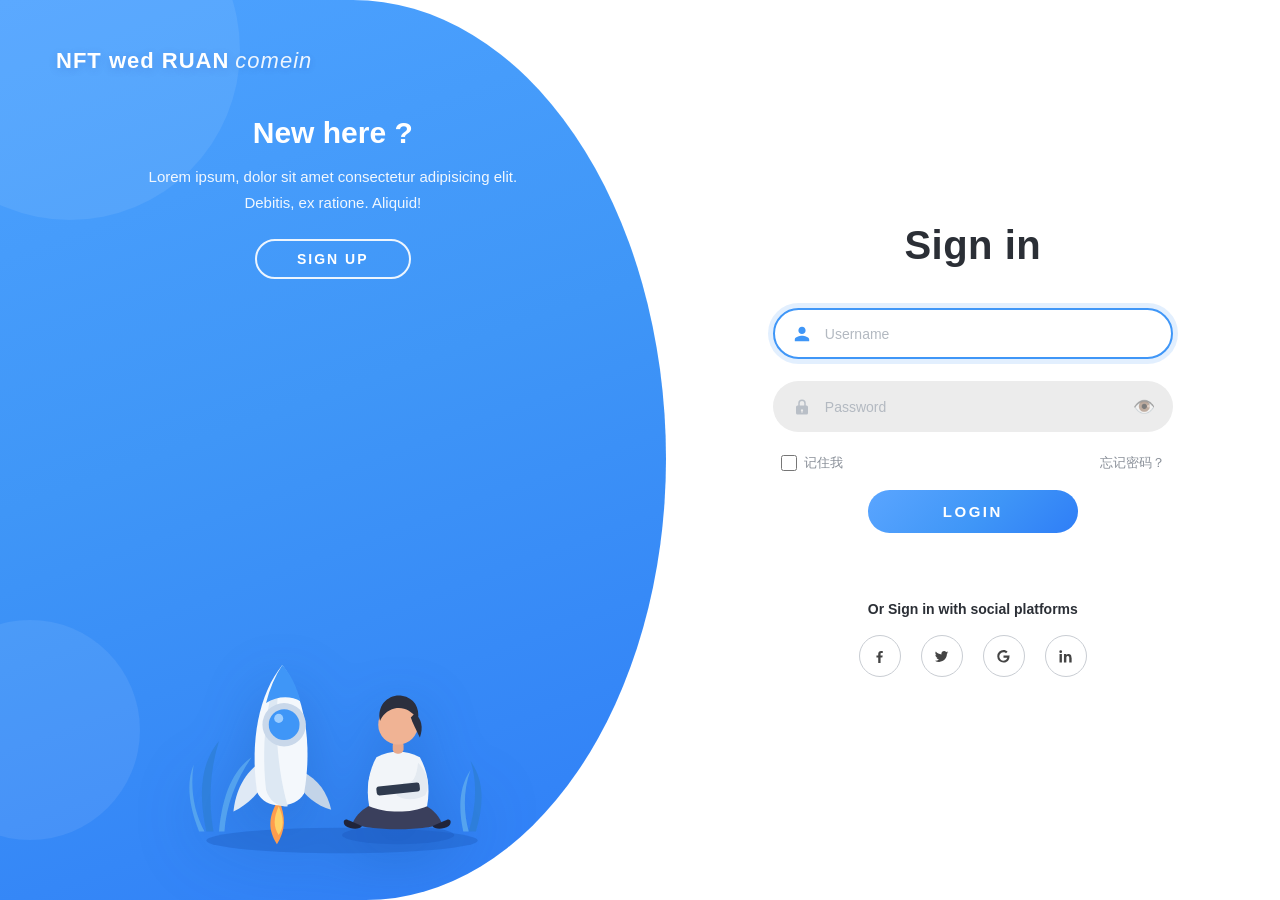
<file: index.html>
<!DOCTYPE html>
<html lang="zh-CN">
<head>
    <meta charset="UTF-8">
    <title>动态登录页面</title>
    <meta name="viewport" content="width=device-width, initial-scale=1.0">
    <link rel="stylesheet" href="style.css?v=20261001">
</head>
<body>
    <div class="login-page">
        <!-- ============ 左侧蓝色弧形品牌面板 ============ -->
        <aside class="panel-left">
            <div class="brand-title">NFT wed RUAN<span class="accent">comein</span></div>

            <div class="panel-slogan">
                <h3>New here ?</h3>
                <p>Lorem ipsum, dolor sit amet consectetur adipisicing elit.<br>Debitis, ex ratione. Aliquid!</p>
                <button type="button" class="signup-btn" id="signupBtn">SIGN UP</button>
            </div>

            <!-- 火箭 + 人物插画（手绘 SVG） -->
            <div class="panel-illustration">
                <svg viewBox="0 0 420 300" xmlns="http://www.w3.org/2000/svg" aria-hidden="true">
                    <!-- 地面阴影 -->
                    <ellipse cx="220" cy="278" rx="150" ry="14" fill="#1f5fc4" opacity="0.45"/>

                    <!-- 装饰植物（左） -->
                    <g opacity="0.85">
                        <path d="M70 268 C 60 220, 66 190, 84 168 C 74 200, 72 235, 78 268 Z" fill="#2e7fd9"/>
                        <path d="M84 268 C 88 226, 100 200, 120 186 C 102 212, 92 240, 90 268 Z" fill="#5aa8ef"/>
                        <path d="M62 268 C 50 238, 48 214, 56 194 C 52 220, 56 246, 68 268 Z" fill="#5aa8ef"/>
                    </g>

                    <!-- 装饰植物（右） -->
                    <g opacity="0.9">
                        <path d="M368 268 C 378 234, 376 210, 362 190 C 370 214, 368 242, 360 268 Z" fill="#2e7fd9"/>
                        <path d="M354 268 C 348 240, 350 218, 362 200 C 354 222, 354 246, 360 268 Z" fill="#5aa8ef"/>
                    </g>

                    <!-- 火箭 -->
                    <g>
                        <!-- 尾焰 -->
                        <path d="M150 232 C 138 252, 138 266, 148 282 C 158 266, 158 252, 150 232 Z" fill="#ff9d4d"/>
                        <path d="M150 240 C 144 254, 144 262, 150 272 C 156 262, 156 254, 150 240 Z" fill="#ffd166"/>
                        <!-- 左尾翼 -->
                        <path d="M132 190 C 112 202, 102 224, 100 246 C 116 238, 130 224, 138 208 Z" fill="#dfe9f5"/>
                        <!-- 右尾翼 -->
                        <path d="M176 202 C 194 210, 204 226, 208 244 C 192 240, 178 228, 170 214 Z" fill="#c3d4e8"/>
                        <!-- 箭身 -->
                        <path d="M154 84 C 128 116, 118 168, 126 224 C 134 244, 168 244, 178 226 C 188 170, 178 116, 154 84 Z" fill="#f4f8fc"/>
                        <!-- 箭身左侧阴影 -->
                        <path d="M154 84 C 138 114, 130 164, 136 222 C 140 236, 152 242, 160 240 C 146 190, 144 130, 154 84 Z" fill="#dde8f3"/>
                        <!-- 舷窗 -->
                        <circle cx="156" cy="150" r="24" fill="#c9d8ea"/>
                        <circle cx="156" cy="150" r="17" fill="#3f96f7"/>
                        <circle cx="150" cy="143" r="5" fill="#a8d4ff" opacity="0.9"/>
                        <!-- 箭头顶部 -->
                        <path d="M154 84 C 146 96, 140 110, 136 126 C 148 118, 164 118, 174 124 C 170 108, 163 94, 154 84 Z" fill="#3f96f7"/>
                    </g>

                    <!-- 盘坐人物 -->
                    <g>
                        <!-- 阴影 -->
                        <ellipse cx="282" cy="272" rx="62" ry="10" fill="#1f5fc4" opacity="0.5"/>
                        <!-- 交叉的腿（深色长裤） -->
                        <path d="M232 258 C 240 240, 262 232, 282 232 C 302 232, 322 240, 330 258 C 320 268, 244 268, 232 258 Z" fill="#3a3f5c"/>
                        <!-- 左脚鞋子 -->
                        <path d="M228 256 C 222 252, 220 258, 224 262 C 230 266, 240 266, 242 262 Z" fill="#20243a"/>
                        <!-- 右脚鞋子 -->
                        <path d="M334 256 C 340 252, 342 258, 338 262 C 332 266, 322 266, 320 262 Z" fill="#20243a"/>
                        <!-- 上身（白衬衫） -->
                        <path d="M258 186 C 250 200, 246 220, 250 240 C 268 248, 296 248, 314 240 C 318 218, 314 200, 306 186 C 290 178, 274 178, 258 186 Z" fill="#f2f5f9"/>
                        <!-- 左臂（捧着笔记本） -->
                        <path d="M260 192 C 250 202, 246 216, 252 228 C 262 234, 276 234, 284 228 L 276 214 C 268 216, 262 212, 260 192 Z" fill="#f2f5f9"/>
                        <!-- 右臂 -->
                        <path d="M304 192 C 314 202, 318 216, 312 228 C 302 234, 288 234, 280 228 L 288 214 C 296 216, 302 212, 304 192 Z" fill="#e4eaf1"/>
                        <!-- 手上的平板/笔记本 -->
                        <rect x="258" y="216" width="48" height="10" rx="3" fill="#2f3a4e" transform="rotate(-6 282 221)"/>
                        <!-- 脖子 -->
                        <rect x="276" y="168" width="12" height="14" rx="5" fill="#e8a98c"/>
                        <!-- 头部 -->
                        <circle cx="282" cy="150" r="22" fill="#f0b394"/>
                        <!-- 头发 -->
                        <path d="M262 146 C 258 128, 272 116, 286 118 C 300 120, 306 132, 304 144 C 296 134, 288 130, 278 132 C 270 134, 264 140, 262 146 Z" fill="#2b2f3e"/>
                        <!-- 后发束 -->
                        <path d="M300 138 C 308 142, 310 154, 306 164 C 302 156, 298 148, 296 142 Z" fill="#2b2f3e"/>
                    </g>
                </svg>
            </div>
        </aside>

        <!-- ============ 右侧登录区 ============ -->
        <main class="panel-right">
            <div class="login-box">
                <form id="loginForm">
                    <h2>Sign in</h2>

                    <div class="input-group">
                        <input type="text" id="username" name="username"
                               autocomplete="username" placeholder="Username" required>
                        <!-- 用户图标 -->
                        <svg class="input-icon" viewBox="0 0 24 24" xmlns="http://www.w3.org/2000/svg">
                            <path d="M12 12c2.7 0 4.8-2.1 4.8-4.8S14.7 2.4 12 2.4 7.2 4.5 7.2 7.2 9.3 12 12 12zm0 2.4c-3.2 0-9.6 1.6-9.6 4.8v2.4h19.2v-2.4c0-3.2-6.4-4.8-9.6-4.8z"/>
                        </svg>
                    </div>

                    <div class="input-group">
                        <input type="password" id="password" name="password"
                               autocomplete="current-password" placeholder="Password" required>
                        <!-- 锁图标 -->
                        <svg class="input-icon" viewBox="0 0 24 24" xmlns="http://www.w3.org/2000/svg">
                            <path d="M12 2a5 5 0 0 0-5 5v3H6a2 2 0 0 0-2 2v8a2 2 0 0 0 2 2h12a2 2 0 0 0 2-2v-8a2 2 0 0 0-2-2h-1V7a5 5 0 0 0-5-5zm-3 5a3 3 0 1 1 6 0v3H9V7zm3 8a1.5 1.5 0 0 1 .75 2.8V19a.75.75 0 0 1-1.5 0v-1.2A1.5 1.5 0 0 1 12 15z"/>
                        </svg>
                        <span class="toggle-pwd" id="togglePwd">👁️</span>
                    </div>

                    <!-- 记住我选项 -->
                    <div class="remember-group">
                        <label class="remember-label">
                            <input type="checkbox" id="rememberMe" class="remember-checkbox">
                            <span class="remember-text">记住我</span>
                        </label>
                        <a href="#" class="forgot-link">忘记密码？</a>
                    </div>

                    <button type="submit" class="login-btn">LOGIN</button>
                    <div id="loginMessage"></div>
                </form>

                <!-- 社交平台登录 -->
                <div class="social-section">
                    <div class="social-text">Or Sign in with social platforms</div>
                    <div class="social-icons">

                        <!-- ========================================================= -->
                        <!-- 修改部分：接入 Facebook 跳转链接 -->
                        <!-- 添加了 target="_blank" 以确保在新标签页打开，不覆盖当前登录页面 -->
                        <!-- ========================================================= -->
                        <a href="https://www.facebook.com/" target="_blank" title="Facebook" aria-label="Facebook">
                            <svg viewBox="0 0 24 24"><path d="M13.5 21v-7.5h2.52l.48-3h-3V8.56c0-.87.24-1.46 1.5-1.46H16.6V4.4c-.28-.04-1.26-.12-2.4-.12-2.37 0-4 1.45-4 4.1v2.12H7.7v3h2.5V21h3.3z"/></svg>
                        </a>

                        <!-- ========================================================= -->
                        <!-- 修改部分：接入 Twitter 跳转链接 (由于您未提供链接，这里暂用官网) -->
                        <!-- 添加了 target="_blank" 以确保在新标签页打开 -->
                        <!-- ========================================================= -->
                        <a href="https://twitter.com/" target="_blank" title="Twitter" aria-label="Twitter">
                            <svg viewBox="0 0 24 24"><path d="M21.5 6.1c-.7.3-1.4.5-2.2.6.8-.5 1.4-1.2 1.7-2.1-.75.45-1.58.77-2.46.94A3.86 3.86 0 0 0 15.7 4.3c-2.13 0-3.86 1.73-3.86 3.86 0 .3.03.6.1.88-3.2-.16-6.05-1.7-7.95-4.03a3.85 3.85 0 0 0 1.2 5.15c-.63-.02-1.22-.2-1.74-.48v.05c0 1.87 1.33 3.43 3.1 3.79-.32.09-.66.13-1.02.13-.25 0-.5-.02-.73-.07.5 1.54 1.93 2.66 3.63 2.69a7.74 7.74 0 0 1-4.8 1.66c-.3 0-.61-.02-.9-.05a10.9 10.9 0 0 0 5.93 1.74c7.1 0 11-5.9 11-11v-.5c.75-.55 1.4-1.22 1.94-2z"/></svg>
                        </a>

                        <!-- ========================================================= -->
                        <!-- 修改部分：接入 Google 跳转链接 -->
                        <!-- 添加了 target="_blank" 以确保在新标签页打开，不覆盖当前登录页面 -->
                        <!-- ========================================================= -->
                        <a href="https://www.google.com/" target="_blank" title="Google" aria-label="Google">
                            <svg viewBox="0 0 24 24"><path d="M21.35 11.1H12v3.02h5.34c-.23 1.4-1.7 4.1-5.34 4.1a5.9 5.9 0 0 1 0-11.8c1.67 0 2.8.72 3.44 1.33l2.34-2.26C16.3 4.1 14.36 3.2 12 3.2a8.8 8.8 0 1 0 0 17.6c5.08 0 8.44-3.57 8.44-8.6 0-.58-.06-1.02-.15-1.46z" transform="translate(0 -.34)"/></svg>
                        </a>

                        <!-- ========================================================= -->
                        <!-- 保持不变：LinkedIn (in) 按照您的要求不进行跳转接入 -->
                        <!-- ========================================================= -->
                        <a href="#" title="LinkedIn" aria-label="LinkedIn">
                            <svg viewBox="0 0 24 24"><path d="M6.94 8.6H3.56V20.4h3.38V8.6zM5.25 3.2a1.96 1.96 0 1 0 0 3.92 1.96 1.96 0 0 0 0-3.92zM20.4 13.28c0-3.24-1.73-4.75-4.04-4.75-1.86 0-2.7 1.03-3.16 1.75V8.6H9.82c.04.96 0 11.8 0 11.8h3.38v-6.6c0-.35.02-.7.13-.95.28-.7.92-1.42 2-1.42 1.4 0 1.97 1.07 1.97 2.65v6.32h3.38l.01-6.47v.35z"/></svg>
                        </a>
                    </div>
                </div>
            </div>
        </main>
    </div>

    <!-- 刷新守卫：登录成功时发放一次性票据 -->
    <script src="auth-guard.js"></script>
    <script>
        // 动态登录页面 JS - 修复版 + 自动登录
        (function() {
            'use strict';

            // DOM 元素引用
            const loginForm = document.getElementById('loginForm');
            const loginMessage = document.getElementById('loginMessage');
            const togglePwd = document.getElementById('togglePwd');
            const passwordInput = document.getElementById('password');
            const loginBtn = loginForm.querySelector('.login-btn');
            const rememberMeCheckbox = document.getElementById('rememberMe');

            // ============ 后端数据（backend/users.json） ============
            // 账号数据不再写死在网页源码里，而是从后端数据文件 users.json 读取
            // （部署到公网后自动读取该文件；本地双击直接打开时若读取失败，回退到内置默认账号）
            const CONFIG = {
                redirectUrl: 'app.html',  // 登录成功后跳转到受保护的任务管理页 app.html（可被 users.json 覆盖）
                redirectDelay: 1500,
                storageKey: 'login_remember',
                dataFile: 'backend/users.json'
            };

            // 内置兜底账号（仅在后端数据文件读取失败时使用，例如本地 file:// 方式打开）
            const FALLBACK_USERS = [
                { username: 'ruan', password: 'ruan19941009', role: 'admin' }
            ];

            // 当前生效的后端账号数据（异步加载，随时可在 users.json 里增删账号）
            let backendUsers = FALLBACK_USERS;

            async function loadBackendData() {
                try {
                    const res = await fetch(CONFIG.dataFile, { cache: 'no-store' });
                    if (!res.ok) throw new Error('HTTP ' + res.status);
                    const data = await res.json();
                    if (Array.isArray(data.users) && data.users.length > 0) {
                        backendUsers = data.users;
                        console.log('✅ 已从后端数据文件加载 ' + data.users.length + ' 个账号');
                    }
                    if (data.config && data.config.redirectUrl) {
                        CONFIG.redirectUrl = data.config.redirectUrl;
                    }
                    if (data.config && typeof data.config.redirectDelay === 'number') {
                        CONFIG.redirectDelay = data.config.redirectDelay;
                    }
                } catch (e) {
                    console.warn('⚠️ 后端数据文件读取失败，使用内置默认账号（本地直接打开时属正常现象）:', e.message);
                }
            }
            loadBackendData();

            // ============ 工具函数 ============

            function showErrorDialog(msg) {
                const oldDialog = document.getElementById('customErrorDialog');
                if (oldDialog) {
                    oldDialog.remove();
                }

                const dialog = document.createElement('div');
                dialog.id = 'customErrorDialog';
                dialog.className = 'dialog-overlay';
                dialog.innerHTML = `
                    <div class="dialog-content">
                        <span class="dialog-close" id="dialogCloseBtn">&times;</span>
                        <div class="dialog-icon">❌</div>
                        <div class="dialog-text">${msg}</div>
                        <button id="dialogOkBtn" class="dialog-btn">确定</button>
                    </div>
                `;

                document.body.appendChild(dialog);

                setTimeout(() => {
                    dialog.classList.add('dialog-show');
                }, 10);

                function closeDialog() {
                    dialog.classList.remove('dialog-show');
                    dialog.classList.add('dialog-hide');
                    setTimeout(() => {
                        if (dialog.parentNode) {
                            dialog.remove();
                        }
                    }, 300);
                }

                document.getElementById('dialogCloseBtn').onclick = closeDialog;
                document.getElementById('dialogOkBtn').onclick = closeDialog;

                dialog.onclick = function(e) {
                    if (e.target === this) {
                        closeDialog();
                    }
                };

                document.addEventListener('keydown', function escHandler(e) {
                    if (e.key === 'Escape') {
                        closeDialog();
                        document.removeEventListener('keydown', escHandler);
                    }
                });
            }

            function setMessage(msg, type) {
                loginMessage.textContent = msg;
                loginMessage.className = type || '';
            }

            function resetLoginButton() {
                loginBtn.textContent = 'LOGIN';
                loginBtn.disabled = false;
                loginBtn.classList.remove('loading', 'success');
            }

            function setLoginButtonLoading() {
                loginBtn.textContent = '验证中...';
                loginBtn.disabled = true;
                loginBtn.classList.add('loading');
            }

            function setLoginButtonSuccess() {
                loginBtn.textContent = '✅ 登录成功';
                loginBtn.disabled = true;
                loginBtn.classList.add('success');
            }

            // ============ 记住我功能 ============

            function saveRememberMe(username, password, remember) {
                if (remember) {
                    const data = {
                        username: username,
                        password: password,
                        timestamp: Date.now()
                    };
                    localStorage.setItem(CONFIG.storageKey, JSON.stringify(data));
                } else {
                    localStorage.removeItem(CONFIG.storageKey);
                }
            }

            function loadRememberMe() {
                try {
                    const data = localStorage.getItem(CONFIG.storageKey);
                    if (data) {
                        const parsed = JSON.parse(data);
                        const sevenDays = 7 * 24 * 60 * 60 * 1000;
                        if (Date.now() - parsed.timestamp < sevenDays) {
                            return parsed;
                        } else {
                            localStorage.removeItem(CONFIG.storageKey);
                            return null;
                        }
                    }
                } catch (e) {
                    console.error('读取记住我失败:', e);
                }
                return null;
            }

            function autoFillLogin() {
                const saved = loadRememberMe();
                if (saved) {
                    const usernameInput = document.getElementById('username');
                    const passwordInput = document.getElementById('password');
                    const rememberCheckbox = document.getElementById('rememberMe');

                    // 只回填账号密码，不自动提交登录
                    // 网页刷新后必须手动点击"登录"重新登录，验证通过才会跳转进入网站
                    if (usernameInput) usernameInput.value = saved.username;
                    if (passwordInput) passwordInput.value = saved.password;
                    if (rememberCheckbox) rememberCheckbox.checked = true;

                    console.log('🔄 检测到记住的账号，已回填，请手动点击登录');
                    setMessage('已回填记住的账号，请点击"LOGIN"重新进入', 'info');
                }
            }

            // ============ 核心登录功能 ============

            function mockLogin(username, password) {
                return new Promise((resolve) => {
                    setTimeout(() => {
                        // 从后端数据（backend/users.json）中校验账号密码
                        const found = backendUsers.find(function(u) {
                            return u.username === username && u.password === password;
                        });
                        if (found) {
                            resolve({
                                success: true,
                                message: '登录成功，欢迎 ' + username + '！',
                                user: { username: found.username, role: found.role || 'user' }
                            });
                        } else {
                            resolve({
                                success: false,
                                message: '用户名或密码错误'
                            });
                        }
                    }, 800);
                });
            }

            async function handleLogin(e) {
                e.preventDefault();

                if (loginBtn.disabled) {
                    return;
                }

                const usernameInput = document.getElementById('username');
                const passwordInput = document.getElementById('password');
                const rememberCheckbox = document.getElementById('rememberMe');

                const username = usernameInput.value.trim();
                const password = passwordInput.value;

                if (!username) {
                    setMessage('请输入用户名', 'error');
                    showErrorDialog('用户名不能为空');
                    return;
                }

                if (!password) {
                    setMessage('请输入密码', 'error');
                    showErrorDialog('密码不能为空');
                    return;
                }

                setMessage('正在验证...', 'info');
                setLoginButtonLoading();

                try {
                    const result = await mockLogin(username, password);

                    if (result.success) {
                        setMessage(result.message, 'success');
                        setLoginButtonSuccess();

                        const remember = rememberCheckbox ? rememberCheckbox.checked : false;
                        saveRememberMe(username, password, remember);

                        if (result.user) {
                            localStorage.setItem('user', JSON.stringify(result.user));
                        }

                        // 发放一次性登录票据：app.html 会校验并消费它，
                        // 刷新目标页后票据已失效，必须回到这里重新登录
                        if (window.WBAuth) {
                            WBAuth.grant();
                        }

                        setTimeout(() => {
                            window.location.href = CONFIG.redirectUrl;
                        }, CONFIG.redirectDelay);

                    } else {
                        setMessage(result.message, 'error');
                        resetLoginButton();
                        showErrorDialog(result.message);
                    }

                } catch (error) {
                    console.error('登录错误:', error);
                    setMessage('登录失败，请重试', 'error');
                    resetLoginButton();
                    showErrorDialog('网络异常，请检查连接后重试');
                }
            }

            // ============ 事件绑定 ============

            if (togglePwd) {
                togglePwd.addEventListener('click', function() {
                    if (passwordInput.type === 'password') {
                        passwordInput.type = 'text';
                        togglePwd.textContent = '🙈';
                        togglePwd.title = '隐藏密码';
                    } else {
                        passwordInput.type = 'password';
                        togglePwd.textContent = '👁️';
                        togglePwd.title = '显示密码';
                    }
                });
            }

            loginForm.addEventListener('submit', handleLogin);

            document.querySelectorAll('.input-group input').forEach(input => {
                input.addEventListener('keydown', function(e) {
                    if (e.key === 'Enter') {
                        e.preventDefault();
                        loginForm.dispatchEvent(new Event('submit'));
                    }
                });
            });

            // SIGN UP 按钮：注册功能暂未开放，给出友好提示
            const signupBtn = document.getElementById('signupBtn');
            if (signupBtn) {
                signupBtn.addEventListener('click', function() {
                    setMessage('注册功能暂未开放，请联系管理员开通账号', 'info');
                });
            }

            // ============ 初始化 ============

            document.addEventListener('DOMContentLoaded', function() {
                const usernameInput = document.getElementById('username');
                if (usernameInput) {
                    usernameInput.focus();
                }

                autoFillLogin();

                console.log('📝 登录页面已加载');
                console.log('📡 账号数据来源: backend/users.json（后端数据文件）');
                console.log('🔗 跳转地址:', CONFIG.redirectUrl);
                console.log('💡 提示: 网页刷新后需手动重新登录才能跳转');
            });

            const userSession = localStorage.getItem('user');
            if (userSession) {
                try {
                    const userData = JSON.parse(userSession);
                    if (userData.timestamp && Date.now() - userData.timestamp > 30 * 60 * 1000) {
                        localStorage.removeItem('user');
                    }
                } catch (e) {
                    localStorage.removeItem('user');
                }
            }

        })();
    </script>
</body>
</html>
</file>
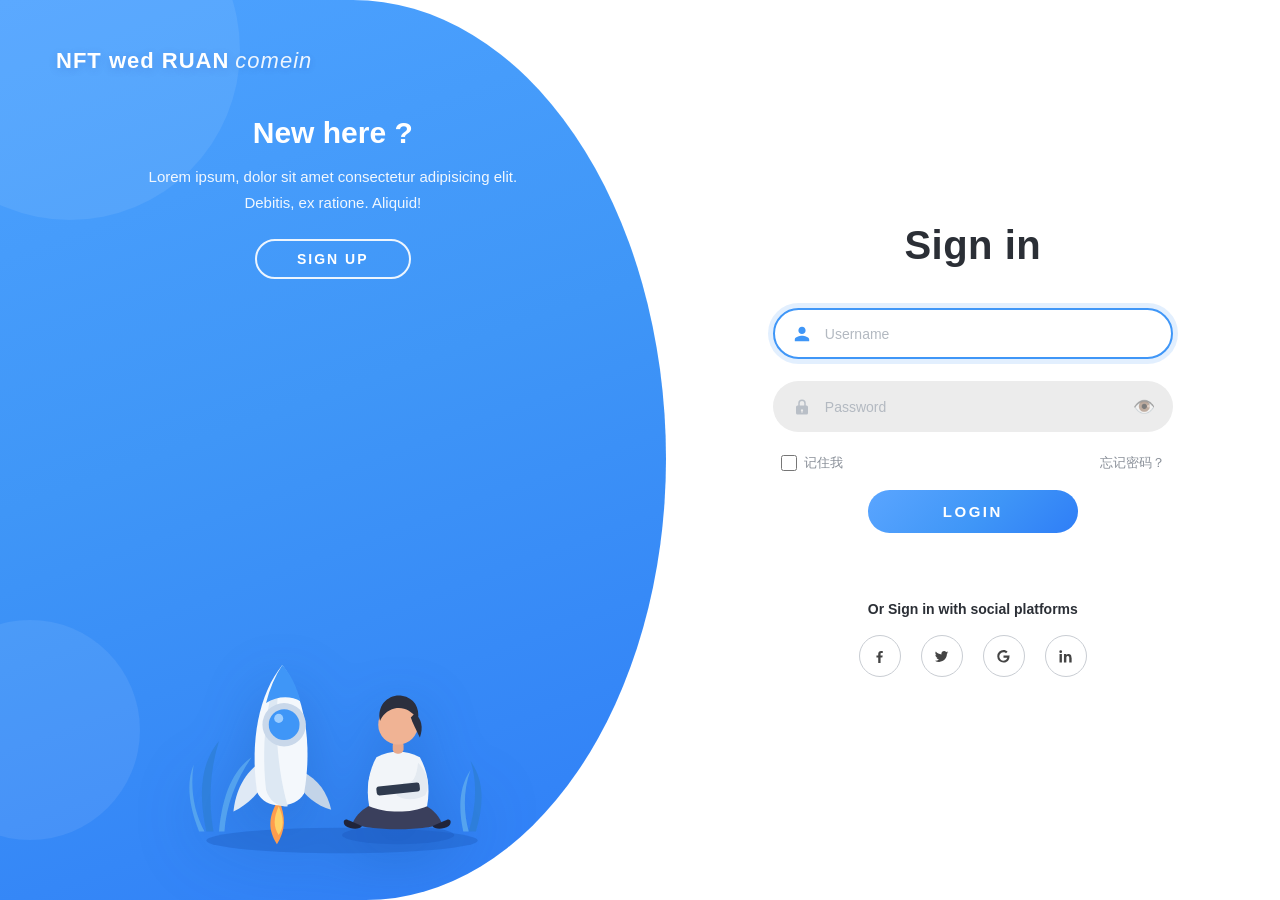
<file: app.html>
<!DOCTYPE html>
<html lang="zh-CN">
<head>
    <meta charset="UTF-8">
    <meta name="viewport" content="width=device-width, initial-scale=1.0">
    <title>工作台</title>
    <style>
        /* ================= Apple 官网字体栈 =================
           英文：SF Pro Display / SF Pro Text（Apple 系统字体）
           中文：苹方 PingFang SC（Apple 官网中文同款）
           回退：Helvetica Neue / 微软雅黑 */
        :root {
            --font-apple: "SF Pro Display", "SF Pro Text", -apple-system, BlinkMacSystemFont,
                          "PingFang SC", "Helvetica Neue", "Hiragino Sans GB", "Microsoft YaHei", sans-serif;
            --text-primary: #1d1d1f;   /* Apple 主文字色 */
            --text-secondary: #86868b; /* Apple 次要文字色 */
            --accent-blue: #0071e3;    /* Apple 官网蓝 */
            --bg-page: #f5f5f7;        /* Apple 官网页面背景 */
        }

        /* ================= 全局重置与字体 ================= */
        * {
            margin: 0;
            padding: 0;
            box-sizing: border-box;
        }

        html, body {
            font-family: var(--font-apple);
            -webkit-font-smoothing: antialiased;
            -moz-osx-font-smoothing: grayscale;
        }

        body {
            background-color: var(--bg-page);
            color: var(--text-primary);
            display: flex;
            height: 100vh;
            overflow: hidden;
            font-size: 17px;          /* Apple 官网正文基准字号 */
            line-height: 1.47;        /* Apple 正文行高 */
            letter-spacing: -0.01em;  /* Apple 标志性微收字距 */
        }

        /* ================= 左侧导航栏 ================= */
        .sidebar {
            width: 220px;
            background-color: #fafafc;
            border-right: 1px solid #e8e8ed;
            display: flex;
            flex-direction: column;
            padding: 12px 0;
            flex-shrink: 0;
        }

        .sidebar-header {
            display: flex;
            align-items: center;
            padding: 0 16px 16px;
            justify-content: space-between;
        }

        .avatar {
            width: 32px;
            height: 32px;
            border-radius: 50%;
            background-color: #e8f1fd;
            display: flex;
            align-items: center;
            justify-content: center;
            font-size: 15px;
        }

        .search-box {
            margin: 0 12px 16px;
            display: flex;
            align-items: center;
            background-color: #eef0f3;
            border-radius: 8px;
            padding: 8px 12px;
            color: var(--text-secondary);
            font-size: 14px;
            transition: background 0.2s;
        }

        .search-box:focus-within {
            background-color: #fff;
            border: 1px solid var(--accent-blue);
        }

        .search-box input {
            border: none;
            background: transparent;
            outline: none;
            margin-left: 8px;
            width: 100%;
            font-size: 14px;
            font-family: inherit;
            color: var(--text-primary);
        }

        .search-box input::placeholder {
            color: var(--text-secondary);
        }

        .nav-menu {
            list-style: none;
            padding: 0 8px;
            flex: 1;
            overflow-y: auto;
        }

        .nav-item {
            display: flex;
            align-items: center;
            padding: 10px 12px;
            margin-bottom: 4px;
            border-radius: 8px;
            cursor: pointer;
            font-size: 14px;
            color: var(--text-primary);
            transition: all 0.2s;
        }

        .nav-item:hover {
            background-color: #ececf0;
        }

        .nav-item.active {
            background-color: #e8f1fd;
            color: var(--accent-blue);
            font-weight: 600;
        }

        .nav-item .icon {
            margin-right: 12px;
            font-size: 16px;
            width: 20px;
            text-align: center;
        }

        .sidebar-footer {
            padding: 16px 16px 0;
            border-top: 1px solid #e8e8ed;
            font-size: 13px;
            color: var(--text-secondary);
        }

        .recent-item {
            display: flex;
            align-items: center;
            padding: 8px 0;
            cursor: pointer;
        }

        .recent-item .dot {
            width: 8px;
            height: 8px;
            border-radius: 2px;
            background-color: var(--accent-blue);
            margin-right: 8px;
        }

        /* ================= 右侧主内容区 ================= */
        .main-content {
            flex: 1;
            overflow-y: auto;
            padding: 24px 36px;
            position: relative;
        }

        /* 顶部标题栏：Apple 大标题层级 */
        .top-header {
            display: flex;
            justify-content: space-between;
            align-items: center;
            margin-bottom: 24px;
        }

        .top-header h1 {
            font-size: 28px;
            font-weight: 700;
            letter-spacing: -0.015em;
            display: flex;
            align-items: center;
        }

        .header-actions {
            display: flex;
            gap: 12px;
            font-size: 14px;
            color: var(--text-secondary);
        }

        .header-actions span {
            cursor: pointer;
            padding: 6px 12px;
            border-radius: 8px;
            transition: background 0.2s;
        }

        .header-actions span:hover {
            background-color: #ececf0;
        }

        /* ================= 顶部横幅：翻页时钟 ================= */
        .banner {
            border-radius: 18px;
            background: linear-gradient(135deg, #fbfbfd 0%, #eef3fb 55%, #e3ecfa 100%);
            display: flex;
            justify-content: space-between;
            align-items: center;
            padding: 28px 40px;
            position: relative;
            overflow: hidden;
            margin-bottom: 24px;
            box-shadow: 0 4px 14px rgba(0, 0, 0, 0.04);
            gap: 24px;
        }

        .banner::after {
            content: "";
            position: absolute;
            right: -30px;
            bottom: -60px;
            width: 220px;
            height: 220px;
            background: rgba(255, 255, 255, 0.5);
            border-radius: 50%;
            filter: blur(24px);
            pointer-events: none;
        }

        /* 左：问候语 + 中文日期 */
        .banner-left {
            z-index: 1;
            min-width: 0;
        }

        .banner-greeting {
            display: flex;
            align-items: center;
            gap: 10px;
            font-size: 24px;
            font-weight: 700;
            letter-spacing: -0.02em;
            margin-bottom: 8px;
        }

        .banner-greeting .greeting-icon {
            font-size: 24px;
        }

        .banner-date-cn {
            font-size: 15px;
            color: var(--text-secondary);
            font-weight: 500;
        }

        /* 中：翻页时钟 */
        .flip-clock {
            display: flex;
            align-items: center;
            gap: 8px;
            z-index: 1;
        }

        .flip-unit {
            display: flex;
            gap: 5px;
        }

        .flip-sep {
            font-size: 40px;
            font-weight: 600;
            color: var(--text-primary);
            align-self: center;
            transform: translateY(-6px);
            animation: sepBlink 1s steps(1) infinite;
        }

        @keyframes sepBlink {
            0%, 49%   { opacity: 1; }
            50%, 100% { opacity: 0.25; }
        }

        /* 单个翻页数字卡片 */
        .flip-digit {
            position: relative;
            width: 56px;
            height: 80px;
            font-size: 54px;
            font-weight: 600;
            font-variant-numeric: tabular-nums;
            letter-spacing: 0;
            perspective: 400px;
        }

        /* 上下两半静态层 */
        .digit-half {
            position: absolute;
            left: 0;
            width: 100%;
            height: 50%;
            overflow: hidden;
            background: linear-gradient(180deg, #2c2c2e 0%, #1d1d1f 100%);
            color: #f5f5f7;
        }

        .half-top {
            top: 0;
            border-radius: 10px 10px 0 0;
            box-shadow: inset 0 1px 0 rgba(255, 255, 255, 0.12);
        }

        .half-bottom {
            bottom: 0;
            border-radius: 0 0 10px 10px;
            background: linear-gradient(180deg, #1d1d1f 0%, #2c2c2e 100%);
            box-shadow: 0 2px 4px rgba(0, 0, 0, 0.18);
        }

        .digit-half span {
            display: block;
            height: 80px;
            line-height: 80px;
            text-align: center;
        }

        /* 上移半个自身高度（40px），让数字的下半截刚好落在下半裁剪窗口内 */
        .half-bottom span {
            transform: translateY(-50%);
        }

        /* 中缝分割线 */
        .flip-digit::after {
            content: "";
            position: absolute;
            top: 50%;
            left: 0;
            width: 100%;
            height: 1px;
            background: rgba(0, 0, 0, 0.55);
            z-index: 4;
        }

        /* 翻动页片 */
        .digit-flap {
            position: absolute;
            left: 0;
            width: 100%;
            height: 50%;
            overflow: hidden;
            background: #1d1d1f;
            color: #f5f5f7;
            backface-visibility: hidden;
        }

        .digit-flap span {
            display: block;
            height: 80px;
            line-height: 80px;
            text-align: center;
        }

        .flap-top {
            top: 0;
            border-radius: 10px 10px 0 0;
            transform-origin: 50% 100%;
            transform: rotateX(0deg);
            z-index: 3;
            box-shadow: inset 0 1px 0 rgba(255, 255, 255, 0.12);
        }

        .flap-top.animate {
            animation: flipTop 0.3s ease-in forwards;
        }

        @keyframes flipTop {
            to { transform: rotateX(-90deg); }
        }

        .flap-bottom {
            bottom: 0;
            border-radius: 0 0 10px 10px;
            transform-origin: 50% 0%;
            transform: rotateX(90deg);
            z-index: 2;
            background: linear-gradient(180deg, #1d1d1f 0%, #2c2c2e 100%);
        }

        .flap-bottom span {
            transform: translateY(-50%);
        }

        .flap-bottom.animate {
            animation: flipBottom 0.3s 0.3s ease-out forwards;
        }

        @keyframes flipBottom {
            to { transform: rotateX(0deg); }
        }

        /* 右：英文日期 + 英文时间 */
        .banner-right {
            z-index: 1;
            text-align: right;
            min-width: 0;
        }

        .banner-date-en {
            font-size: 15px;
            color: var(--text-secondary);
            font-weight: 500;
            margin-bottom: 6px;
        }

        .banner-time-en {
            font-size: 22px;
            font-weight: 600;
            color: var(--accent-blue);
            font-variant-numeric: tabular-nums;
            letter-spacing: 0.02em;
        }

        /* 响应式：窄屏时横幅改为纵向排列 */
        @media (max-width: 1100px) {
            .banner {
                flex-direction: column;
                padding: 24px;
                gap: 18px;
            }
            .banner-right { text-align: center; }
        }

        /* ================= 日历视图（仿 Windows 日历） ================= */
        #calendarView { display: none; }

        .cal-panel {
            max-width: 420px;
            border-radius: 8px;
            overflow: hidden;
            border: 1px solid #e5e5e8;
            box-shadow: 0 8px 24px rgba(0, 0, 0, 0.08);
            background: #fff;
        }

        /* 顶部日期信息面板 */
        .cal-header {
            background: #f2f2f4;
            padding: 14px 16px;
            display: flex;
            justify-content: space-between;
            align-items: flex-start;
        }

        .cal-header-main {
            font-size: 17px;
            font-weight: 600;
            color: var(--text-primary);
        }

        .cal-header-lunar {
            font-size: 13px;
            color: var(--text-secondary);
            margin-top: 2px;
        }

        .cal-chevron {
            border: none;
            background: transparent;
            font-size: 15px;
            color: var(--text-secondary);
            cursor: pointer;
            width: 28px;
            height: 28px;
            border-radius: 6px;
            display: flex;
            align-items: center;
            justify-content: center;
        }

        .cal-chevron:hover { background: #e4e4e8; }

        /* 月份标题 + 上下月箭头 */
        .cal-subhead {
            display: flex;
            justify-content: space-between;
            align-items: center;
            padding: 12px 16px 6px;
        }

        .cal-title {
            font-size: 15px;
            font-weight: 600;
            color: var(--text-primary);
        }

        .cal-nav {
            display: flex;
            gap: 4px;
        }

        .cal-btn {
            width: 26px;
            height: 26px;
            border: none;
            background: transparent;
            border-radius: 6px;
            font-size: 10px;
            color: var(--text-primary);
            cursor: pointer;
            display: flex;
            align-items: center;
            justify-content: center;
            transition: background 0.15s;
        }

        .cal-btn:hover { background: #ececf0; }

        /* 日期网格 */
        .cal-grid {
            display: grid;
            grid-template-columns: repeat(7, 1fr);
            padding: 0 8px 10px;
        }

        .cal-weekday {
            text-align: center;
            font-size: 12px;
            color: var(--text-secondary);
            font-weight: 600;
            padding: 8px 0 6px;
        }

        .cal-cell {
            height: 52px;
            display: flex;
            flex-direction: column;
            align-items: center;
            justify-content: center;
            gap: 2px;
            border-radius: 6px;
            cursor: pointer;
            transition: background 0.15s;
        }

        .cal-cell.weekend { background: #fafafa; }

        .cal-cell:hover { background: #ececf0; }

        .cal-cell.selected { background: #e8f1fd; }

        .cal-cell.dim .cal-day-num { color: #c7c7cc; }

        .cal-cell.dim .cal-lunar { color: #d8d8dc; }

        .cal-day-num {
            font-size: 14px;
            line-height: 1;
            width: 26px;
            height: 26px;
            display: flex;
            align-items: center;
            justify-content: center;
            border-radius: 50%;
            font-variant-numeric: tabular-nums;
            color: var(--text-primary);
        }

        .cal-lunar {
            font-size: 10px;
            line-height: 1.2;
            color: var(--text-secondary);
            max-width: 100%;
            overflow: hidden;
            white-space: nowrap;
        }

        .cal-lunar.festival { color: var(--accent-blue); font-weight: 600; }

        .cal-lunar.term { color: var(--text-primary); }

        /* 今天：数字蓝圈，农历蓝字 */
        .cal-cell.today .cal-day-num {
            background: var(--accent-blue);
            color: #fff;
            font-weight: 700;
        }

        .cal-cell.today .cal-lunar {
            color: var(--accent-blue);
            font-weight: 600;
        }

        /* 轻提示 toast（代替弹窗，不打断操作） */
        .toast {
            position: fixed;
            top: 24px;
            left: 50%;
            transform: translateX(-50%) translateY(-16px);
            background: rgba(29, 29, 31, 0.92);
            color: #f5f5f7;
            font-size: 14px;
            padding: 10px 20px;
            border-radius: 999px;
            box-shadow: 0 8px 24px rgba(0, 0, 0, 0.18);
            opacity: 0;
            pointer-events: none;
            transition: opacity 0.25s ease, transform 0.25s ease;
            z-index: 999;
        }

        .toast.show {
            opacity: 1;
            transform: translateX(-50%) translateY(0);
        }

        /* ================= 小工具模块（任务 / 备忘录） ================= */
        .dashboard-widgets {
            display: grid;
            grid-template-columns: 1fr 1fr;
            gap: 20px;
            margin-bottom: 24px;
        }

        .widget-card {
            background: #fff;
            border-radius: 14px;
            padding: 20px;
            box-shadow: 0 2px 8px rgba(0, 0, 0, 0.03);
            border: 1px solid #e8e8ed;
            display: flex;
            flex-direction: column;
            height: 260px; /* 固定高度，内部滚动 */
        }

        .widget-header {
            display: flex;
            justify-content: space-between;
            align-items: center;
            margin-bottom: 16px;
            font-weight: 600;
            font-size: 17px;
            color: var(--text-primary);
        }

        /* 任务列表样式 */
        .task-input-group, .memo-input-group {
            display: flex;
            gap: 8px;
            margin-bottom: 12px;
        }

        .widget-card input[type="text"] {
            flex: 1;
            padding: 8px 12px;
            border: 1px solid #d2d2d7;
            border-radius: 8px;
            font-size: 14px;
            font-family: inherit;
            outline: none;
            transition: border 0.2s;
        }

        .widget-card input[type="text"]:focus {
            border-color: var(--accent-blue);
        }

        .widget-card button.add-btn {
            padding: 8px 16px;
            background-color: var(--accent-blue);
            color: white;
            border: none;
            border-radius: 8px;
            font-size: 14px;
            font-family: inherit;
            font-weight: 500;
            cursor: pointer;
            transition: background 0.2s;
        }

        .widget-card button.add-btn:hover {
            background-color: #0077ed;
        }

        .task-list, .memo-list {
            flex: 1;
            overflow-y: auto;
            padding-right: 4px;
        }

        .task-item, .memo-item {
            display: flex;
            align-items: center;
            justify-content: space-between;
            padding: 8px 0;
            border-bottom: 1px solid #f0f0f2;
            font-size: 14px;
        }

        .task-item:last-child, .memo-item:last-child {
            border-bottom: none;
        }

        .task-item-left {
            display: flex;
            align-items: center;
            gap: 8px;
            flex: 1;
        }

        /* 任务状态胶囊（待完成 / 进行中 / 已完成，点击循环切换） */
        .status-pill {
            border: none;
            border-radius: 999px;
            font-size: 12px;
            font-family: inherit;
            font-weight: 600;
            padding: 3px 10px;
            cursor: pointer;
            flex-shrink: 0;
            transition: opacity 0.2s;
            white-space: nowrap;
        }

        .status-pill:hover {
            opacity: 0.75;
        }

        .task-main {
            display: flex;
            flex-direction: column;
            gap: 2px;
            flex: 1;
            min-width: 0;
        }

        .task-time {
            font-size: 12px;
            color: var(--text-secondary);
        }

        .task-text {
            word-break: break-all;
        }

        .task-text.completed {
            text-decoration: line-through;
            color: var(--text-secondary);
        }

        .memo-text {
            word-break: break-all;
            color: var(--text-secondary);
            flex: 1;
            margin-right: 10px;
        }

        .delete-btn {
            background: none;
            border: none;
            color: #f5222d;
            cursor: pointer;
            font-size: 14px;
            padding: 4px;
            opacity: 0.6;
            transition: opacity 0.2s;
        }

        .delete-btn:hover {
            opacity: 1;
        }

        /* ================= 应用区块通用样式 ================= */
        .section-title {
            font-size: 21px;
            font-weight: 600;
            letter-spacing: -0.01em;
            margin-bottom: 16px;
            color: var(--text-primary);
        }

        .app-grid {
            display: grid;
            grid-template-columns: repeat(auto-fill, minmax(120px, 1fr));
            gap: 12px;
            margin-bottom: 24px;
            min-height: 50px;
        }

        .app-card {
            background: #fff;
            border-radius: 12px;
            padding: 12px 16px;
            display: flex;
            align-items: center;
            cursor: pointer;
            transition: all 0.2s ease;
            border: 1px solid transparent;
            text-decoration: none;
        }

        .app-card:hover {
            border-color: #d2d2d7;
            box-shadow: 0 4px 12px rgba(0, 0, 0, 0.06);
            transform: translateY(-2px);
        }

        .app-icon {
            width: 32px;
            height: 32px;
            border-radius: 8px;
            display: flex;
            align-items: center;
            justify-content: center;
            font-size: 16px;
            margin-right: 12px;
            flex-shrink: 0;
        }

        .app-name {
            font-size: 14px;
            color: var(--text-primary);
            font-weight: 500;
            white-space: nowrap;
            overflow: hidden;
            text-overflow: ellipsis;
        }

        /* 标签页分类 */
        .category-tabs {
            display: flex;
            gap: 24px;
            margin-bottom: 16px;
            border-bottom: 1px solid #e8e8ed;
            padding-bottom: 8px;
            overflow-x: auto;
        }

        .tab-item {
            font-size: 14px;
            color: var(--text-secondary);
            cursor: pointer;
            position: relative;
            padding-bottom: 8px;
            white-space: nowrap;
        }

        .tab-item.active {
            color: var(--accent-blue);
            font-weight: 600;
        }

        .tab-item.active::after {
            content: "";
            position: absolute;
            bottom: -9px;
            left: 0;
            width: 100%;
            height: 2px;
            background-color: var(--accent-blue);
            border-radius: 2px;
        }

        .common-apps .app-card {
            background: #fff;
            box-shadow: 0 2px 6px rgba(0, 0, 0, 0.02);
        }

        /* ================= 头像菜单 / 设置面板 / 日历动效 ================= */
        .sidebar-header { position: relative; }

        .avatar-wrap { position: relative; }

        .avatar {
            border: none;
            cursor: pointer;
            padding: 0;
            transition: transform 0.15s, box-shadow 0.15s;
        }

        .avatar:hover {
            transform: scale(1.08);
            box-shadow: 0 0 0 3px rgba(0, 113, 227, 0.18);
        }

        .gear-btn {
            border: none;
            background: transparent;
            font-size: 18px;
            cursor: pointer;
            width: 32px;
            height: 32px;
            border-radius: 8px;
            display: flex;
            align-items: center;
            justify-content: center;
            color: var(--text-secondary);
            transition: background 0.2s, transform 0.5s ease;
        }

        .gear-btn:hover {
            background: #ececf0;
            transform: rotate(90deg);
        }

        .user-menu {
            position: absolute;
            top: 42px;
            left: 0;
            width: 236px;
            background: #fff;
            border-radius: 12px;
            border: 1px solid #e8e8ed;
            box-shadow: 0 12px 32px rgba(0, 0, 0, 0.14);
            padding: 8px;
            z-index: 300;
            opacity: 0;
            transform: translateY(-6px) scale(0.98);
            transform-origin: top left;
            pointer-events: none;
            transition: opacity 0.18s ease, transform 0.18s ease;
        }

        .user-menu.open {
            opacity: 1;
            transform: none;
            pointer-events: auto;
        }

        .user-menu-head {
            display: flex;
            align-items: center;
            gap: 10px;
            padding: 10px;
            border-bottom: 1px solid #f0f0f2;
            margin-bottom: 6px;
        }

        .user-menu-avatar {
            width: 40px;
            height: 40px;
            border-radius: 50%;
            background: linear-gradient(135deg, #0071e3, #6db3f2);
            color: #fff;
            display: flex;
            align-items: center;
            justify-content: center;
            font-size: 18px;
            font-weight: 600;
            flex-shrink: 0;
        }

        .user-menu-name { font-size: 15px; font-weight: 600; }

        .user-menu-role {
            font-size: 12px;
            color: var(--text-secondary);
        }

        .menu-item {
            display: flex;
            align-items: center;
            gap: 8px;
            width: 100%;
            border: none;
            background: transparent;
            padding: 9px 10px;
            border-radius: 8px;
            font-size: 14px;
            font-family: inherit;
            color: var(--text-primary);
            cursor: pointer;
            text-align: left;
            transition: background 0.15s;
        }

        .menu-item:hover { background: #ececf0; }

        .menu-item.danger { color: #f5222d; }

        /* 弹窗（个人资料 / 设置） */
        .modal-mask {
            position: fixed;
            inset: 0;
            background: rgba(29, 29, 31, 0.35);
            backdrop-filter: blur(4px);
            display: flex;
            align-items: center;
            justify-content: center;
            z-index: 500;
            opacity: 0;
            pointer-events: none;
            transition: opacity 0.2s ease;
        }

        .modal-mask.open { opacity: 1; pointer-events: auto; }

        .modal {
            width: 400px;
            max-width: calc(100vw - 40px);
            max-height: calc(100vh - 60px);
            overflow-y: auto;
            background: #fff;
            border-radius: 16px;
            box-shadow: 0 20px 60px rgba(0, 0, 0, 0.22);
            padding: 22px;
            transform: translateY(12px) scale(0.97);
            transition: transform 0.22s ease;
        }

        .modal-mask.open .modal { transform: none; }

        .modal h3 { font-size: 18px; font-weight: 700; }

        .modal-sub {
            font-size: 13px;
            color: var(--text-secondary);
            margin: 4px 0 16px;
        }

        .form-row { margin-bottom: 14px; }

        .form-label {
            display: block;
            font-size: 13px;
            font-weight: 600;
            margin-bottom: 6px;
            color: var(--text-primary);
        }

        .form-input {
            width: 100%;
            padding: 9px 12px;
            border: 1px solid #d2d2d7;
            border-radius: 8px;
            font-size: 14px;
            font-family: inherit;
            outline: none;
            transition: border 0.2s;
        }

        .form-input:focus { border-color: var(--accent-blue); }

        .form-input[readonly] {
            background: #f5f5f7;
            color: var(--text-secondary);
        }

        .avatar-picker { display: flex; gap: 8px; flex-wrap: wrap; }

        .avatar-option {
            width: 38px;
            height: 38px;
            border-radius: 50%;
            border: 2px solid transparent;
            background: #f0f0f2;
            font-size: 18px;
            cursor: pointer;
            display: flex;
            align-items: center;
            justify-content: center;
            transition: border 0.15s, transform 0.15s;
        }

        .avatar-option:hover { transform: scale(1.1); }

        .avatar-option.selected { border-color: var(--accent-blue); background: #e8f1fd; }

        .setting-row {
            display: flex;
            align-items: center;
            justify-content: space-between;
            padding: 12px 0;
            border-bottom: 1px solid #f0f0f2;
        }

        .setting-row:last-of-type { border-bottom: none; }

        .setting-name { font-size: 14px; font-weight: 500; }

        .setting-desc {
            font-size: 12px;
            color: var(--text-secondary);
            margin-top: 2px;
        }

        .switch {
            position: relative;
            width: 44px;
            height: 26px;
            border-radius: 999px;
            border: none;
            background: #d2d2d7;
            cursor: pointer;
            flex-shrink: 0;
            transition: background 0.2s;
        }

        .switch::after {
            content: "";
            position: absolute;
            top: 3px;
            left: 3px;
            width: 20px;
            height: 20px;
            border-radius: 50%;
            background: #fff;
            box-shadow: 0 1px 3px rgba(0, 0, 0, 0.25);
            transition: transform 0.2s ease;
        }

        .switch.on { background: var(--accent-blue); }

        .switch.on::after { transform: translateX(18px); }

        .modal-actions {
            display: flex;
            gap: 10px;
            justify-content: flex-end;
            margin-top: 18px;
        }

        .btn-primary, .btn-plain {
            padding: 9px 18px;
            border-radius: 8px;
            font-size: 14px;
            font-family: inherit;
            font-weight: 500;
            cursor: pointer;
            border: none;
            transition: background 0.2s, opacity 0.2s;
        }

        .btn-primary { background: var(--accent-blue); color: #fff; }
        .btn-primary:hover { background: #0077ed; }

        .btn-plain { background: #ececf0; color: var(--text-primary); }
        .btn-plain:hover { background: #e0e0e4; }

        .btn-danger-plain {
            padding: 8px 14px;
            border-radius: 8px;
            font-size: 13px;
            font-family: inherit;
            cursor: pointer;
            border: 1px solid #ffd6d1;
            background: #fff5f4;
            color: #f5222d;
            transition: background 0.2s;
        }

        .btn-danger-plain:hover { background: #ffe9e6; }

        /* ================= 日历页动效背景 ================= */
        #calendarView {
            display: none;
            position: relative;
        }

        #calendarView > *:not(.cal-fx) {
            position: relative;
            z-index: 1;
        }

        /* 动效背景偏深色时保证标题可读 */
        #calendarView .top-header h1 {
            color: #fff;
            text-shadow: 0 1px 10px rgba(10, 40, 90, 0.55);
        }

        /* 日常：蓝色日出日落渐变天空 + 太阳升降 + 地平线暖光 */
        .cal-fx {
            position: absolute;
            inset: 0;
            overflow: hidden;
            pointer-events: none;
            z-index: 0;
        }

        /* 场景层整体羽化：四周向页面底色自然淡出，消除硬边线 */
        .cal-fx .fx-scene {
            position: absolute;
            inset: 0;
            -webkit-mask-image:
                linear-gradient(90deg, transparent 0, #000 72px, #000 calc(100% - 72px), transparent 100%),
                linear-gradient(180deg, transparent 0, #000 56px, #000 calc(100% - 96px), transparent 100%);
            -webkit-mask-composite: source-in;
            mask-image:
                linear-gradient(90deg, transparent 0, #000 72px, #000 calc(100% - 72px), transparent 100%),
                linear-gradient(180deg, transparent 0, #000 56px, #000 calc(100% - 96px), transparent 100%);
            mask-composite: intersect;
        }

        .cal-fx .sky {
            position: absolute;
            inset: -6% 0;
            background: linear-gradient(180deg,
                #123a7a 0%, #2a5fa8 20%, #4f86c8 38%, #8fc0ea 55%,
                #cfe6f8 70%, #ffd9a8 86%, #ff9d6e 100%);
            background-size: 100% 340%;
            background-position: 50% 0%;
            animation: skyShift 36s ease-in-out infinite alternate;
        }

        @keyframes skyShift {
            0%   { background-position: 50% 0%; }   /* 黎明前的深蓝 */
            50%  { background-position: 50% 50%; }  /* 白昼蓝天 */
            100% { background-position: 50% 100%; } /* 日落暖色地平线 */
        }

        .cal-fx .sun-orb {
            position: absolute;
            left: 50%;
            margin-left: -55px;
            width: 110px;
            height: 110px;
            border-radius: 50%;
            background: radial-gradient(circle at 50% 50%,
                #fff8e0 0%, #ffe4a8 35%, #ffd98a 55%, rgba(255, 179, 122, 0) 74%);
            filter: blur(1px);
            animation: sunPath 36s ease-in-out infinite alternate;
        }

        @keyframes sunPath {
            0%   { top: 74%; transform: scale(1.1); }  /* 日出/日落：贴近地平线，更大更暖 */
            100% { top: 22%; transform: scale(0.9); }  /* 正午：升到高处 */
        }

        .cal-fx .horizon-glow {
            position: absolute;
            left: -10%;
            right: -10%;
            bottom: -150px;
            height: 280px;
            background: radial-gradient(ellipse at 50% 100%,
                rgba(255, 190, 120, 0.8), rgba(255, 160, 110, 0.28) 45%, transparent 72%);
            animation: glowPulse 6s ease-in-out infinite alternate;
        }

        @keyframes glowPulse {
            0%   { opacity: 0.55; transform: scaleX(1); }
            100% { opacity: 0.95; transform: scaleX(1.08); }
        }

        /* ---- Gradient Blinds 日常背景（渐变百叶窗，移植自 ReactBits 配置） ---- */
        .cal-fx.has-gb .sky,
        .cal-fx.has-gb .sun-orb,
        .cal-fx.has-gb .horizon-glow { display: none; }

        .gb-root {
            position: absolute;
            inset: -18%;
            --c1: #FF9FFC;
            --c2: #5227FF;
            --gb-angle: 20deg;
            --sway: 0.35;
            --shine: 0.4;
            --glow: 0.4;
            --sr: 0.5;
            --noise: 0.3;
        }

        .cal-fx.festival .gb-root { display: none; }

        .gb-glowlayer {
            position: absolute;
            inset: 0;
            filter: blur(90px);
            opacity: var(--glow);
            background:
                radial-gradient(ellipse at 30% 20%, var(--c1), transparent 55%),
                radial-gradient(ellipse at 70% 80%, var(--c2), transparent 55%);
        }

        .gb-persp {
            position: absolute;
            inset: 0;
            perspective: 1200px;
        }

        .gb-stage-wrap {
            position: absolute;
            inset: 0;
            transform-style: preserve-3d;
            transition: transform 0.3s ease-out;
        }

        .gb-stage {
            position: absolute;
            inset: 0;
            display: flex;
            justify-content: center;
            transform: rotate(var(--gb-angle)) scale(1.35);
        }

        .gb-blind {
            flex: 0 0 auto;
            height: 100%;
            background-image: linear-gradient(180deg, var(--c1), var(--c2));
            background-size: 100% 320%;
            background-position: 50% 0%;
            animation: gbWave 9s ease-in-out infinite alternate,
                       gbSway 7s ease-in-out infinite;
        }

        @keyframes gbWave {
            0%   { background-position: 50% 0%; }
            100% { background-position: 50% 100%; }
        }

        @keyframes gbSway {
            0%, 100% { transform: translateY(calc(var(--sway) * -16px)); }
            50%      { transform: translateY(calc(var(--sway) * 16px)); }
        }

        .gb-shine {
            position: absolute;
            inset: 0;
            pointer-events: none;
            background: linear-gradient(105deg, transparent 32%, rgba(255, 255, 255, 0.5) 50%, transparent 68%);
            mix-blend-mode: screen;
            animation: gbShine 9s ease-in-out infinite alternate;
        }

        @keyframes gbShine {
            0%   { transform: translateX(-30%); opacity: calc(var(--shine) * 0.4); }
            100% { transform: translateX(30%);  opacity: var(--shine); }
        }

        .gb-spot {
            position: absolute;
            inset: 0;
            --mx: 50%;
            --my: 35%;
            background: radial-gradient(circle at var(--mx) var(--my),
                rgba(255, 255, 255, 0.28), transparent calc(var(--sr) * 70%));
        }

        .gb-ripple-layer { position: absolute; inset: 0; }

        .gb-ripple {
            position: absolute;
            width: 0;
            height: 0;
            border-radius: 50%;
            border: 2px solid rgba(255, 255, 255, 0.55);
            transform: translate(-50%, -50%);
            animation: gbRipple 0.9s ease-out forwards;
            pointer-events: none;
        }

        @keyframes gbRipple {
            0%   { width: 0;     height: 0;     opacity: 0.8; }
            100% { width: 340px; height: 340px; opacity: 0; }
        }

        .gb-noise {
            position: absolute;
            inset: 0;
            opacity: var(--noise);
            mix-blend-mode: overlay;
            background-image: url("data:image/svg+xml,%3Csvg xmlns='http://www.w3.org/2000/svg' width='200' height='200'%3E%3Cfilter id='n'%3E%3CfeTurbulence type='fractalNoise' baseFrequency='0.9' numOctaves='2'/%3E%3C/filter%3E%3Crect width='200' height='200' filter='url(%23n)' opacity='0.6'/%3E%3C/svg%3E");
            background-size: 180px 180px;
        }

        /* 节日：自动切换主题插图（渐变场景 + 主题 emoji 漂浮 + 角标） */
        .cal-fx .fest-layer { position: absolute; inset: 0; display: none; }
        .cal-fx .fest-tag {
            position: absolute;
            top: 14px;
            right: 18px;
            display: none;
            align-items: center;
            gap: 6px;
            padding: 6px 14px;
            border-radius: 999px;
            background: rgba(255, 255, 255, 0.78);
            backdrop-filter: blur(8px);
            box-shadow: 0 4px 14px rgba(0, 0, 0, 0.1);
            font-size: 13px;
            font-weight: 600;
            color: #3a3a3c;
            z-index: 2;
        }

        .cal-fx.festival .fest-layer,
        .cal-fx.festival .fest-tag { display: flex; }
        .cal-fx.festival .sky,
        .cal-fx.festival .sun-orb,
        .cal-fx.festival .horizon-glow { display: none; }

        .cal-fx .fest-grad {
            position: absolute;
            inset: 0;
            background: linear-gradient(135deg, var(--g1), var(--g2) 45%, var(--g3) 78%, var(--g4));
            animation: festBreathe 12s ease-in-out infinite alternate;
        }

        @keyframes festBreathe {
            0%   { transform: scale(1);    filter: brightness(1) saturate(1); }
            100% { transform: scale(1.06); filter: brightness(1.07) saturate(1.12); }
        }

        .cal-fx .fest-grad::before {
            content: "";
            position: absolute;
            width: 420px;
            height: 420px;
            border-radius: 50%;
            background: radial-gradient(circle, var(--acc1), transparent 70%);
            top: -120px;
            left: -100px;
            filter: blur(28px);
            opacity: 0.85;
        }

        .cal-fx .fest-grad::after {
            content: "";
            position: absolute;
            width: 460px;
            height: 460px;
            border-radius: 50%;
            background: radial-gradient(circle, var(--acc2), transparent 70%);
            bottom: -160px;
            right: -120px;
            filter: blur(32px);
            opacity: 0.8;
        }

        .cal-fx .fest-mote {
            position: absolute;
            bottom: -40px;
            opacity: 0;
            animation: festFloat linear infinite;
            user-select: none;
        }

        @keyframes festFloat {
            0%   { transform: translateY(0) rotate(-10deg); opacity: 0; }
            8%   { opacity: 0.95; }
            85%  { opacity: 0.5; }
            100% { transform: translateY(-640px) rotate(12deg); opacity: 0; }
        }

        /* 各节日主题配色（--g 渐变主体，--acc 光斑点缀） */
        .fx-newyear    { --g1:#e8f1ff; --g2:#cfe3ff; --g3:#a8c8f8; --g4:#8fb8f0; --acc1:#ffd98a; --acc2:#ffb37a; }
        .fx-spring     { --g1:#fff0e8; --g2:#ffd9c9; --g3:#ff9f85; --g4:#e85d4a; --acc1:#ffd98a; --acc2:#ff8a5c; }
        .fx-lantern    { --g1:#fff2df; --g2:#ffdcb0; --g3:#ffab6e; --g4:#e8734a; --acc1:#fff3c9; --acc2:#ff9d5c; }
        .fx-valentine  { --g1:#fff0f3; --g2:#ffd6e0; --g3:#ff9eb5; --g4:#f06d95; --acc1:#ff5c8a; --acc2:#ffc2d4; }
        .fx-woman      { --g1:#fdf2f5; --g2:#f9dbe4; --g3:#f2aec4; --g4:#d97a9c; --acc1:#ff8fb0; --acc2:#b5e8c8; }
        .fx-tree       { --g1:#eff7ee; --g2:#d9ecd2; --g3:#a8d5a0; --g4:#6faf6a; --acc1:#8fd08f; --acc2:#e8f0b8; }
        .fx-qingming   { --g1:#eef4f0; --g2:#d9e8de; --g3:#aecdb8; --g4:#7da892; --acc1:#c2ddd0; --acc2:#e8f0ea; }
        .fx-labor      { --g1:#fff9e8; --g2:#ffedbd; --g3:#ffd07a; --g4:#f0a44a; --acc1:#ffb347; --acc2:#9fd08f; }
        .fx-youth      { --g1:#ffeef0; --g2:#ffd4d9; --g3:#ff9aa5; --g4:#e85a6a; --acc1:#ff6b7a; --acc2:#ffd98a; }
        .fx-children   { --g1:#fffde8; --g2:#ffeede; --g3:#cdeaff; --g4:#ffe3f0; --acc1:#ffd166; --acc2:#7ac8f0; }
        .fx-duanwu     { --g1:#f0f8e8; --g2:#dcefcb; --g3:#aed88a; --g4:#6faf5f; --acc1:#8fd08a; --acc2:#e0f0b8; }
        .fx-qixi       { --g1:#202f6e; --g2:#3c4f9e; --g3:#6a6fc0; --g4:#9a7fc0; --acc1:#b8c4ff; --acc2:#e8c4ff; }
        .fx-midautumn  { --g1:#1b2a5e; --g2:#2c4390; --g3:#4a6ab8; --g4:#8aa8d8; --acc1:#fff3c9; --acc2:#ffd98a; }
        .fx-national   { --g1:#fff1e0; --g2:#ffdcc2; --g3:#ff9e6e; --g4:#e8503a; --acc1:#ffd98a; --acc2:#ff5c4a; }
        .fx-chongyang  { --g1:#fff6e8; --g2:#ffe6c2; --g3:#f5b878; --g4:#d88a4a; --acc1:#ffb066; --acc2:#e8c88a; }
        .fx-laba       { --g1:#fbf3e8; --g2:#f2dfc4; --g3:#d9ae7e; --g4:#b0784a; --acc1:#e8a866; --acc2:#f5d9a8; }
        .fx-christmas  { --g1:#eaf5ff; --g2:#cfe8f8; --g3:#7fb0d8; --g4:#2f5f8a; --acc1:#e8483f; --acc2:#3f8f4f; }
        .fx-teacher    { --g1:#fffbe8; --g2:#fff0bd; --g3:#ffd45c; --g4:#f0a83a; --acc1:#ffc94a; --acc2:#b5d8f0; }
        .fx-army       { --g1:#eef5ee; --g2:#d8ecd8; --g3:#8fbf8f; --g4:#3f7a4a; --acc1:#e84a3f; --acc2:#c2d8c2; }
        .fx-generic    { --g1:#e8f1ff; --g2:#cfe3ff; --g3:#8fb8f0; --g4:#5c8fd8; --acc1:#ffd98a; --acc2:#8ac4f0; }

        /* 滚动条美化 */
        ::-webkit-scrollbar {
            width: 6px;
            height: 6px;
        }
        ::-webkit-scrollbar-thumb {
            background: #d2d2d7;
            border-radius: 3px;
        }
        ::-webkit-scrollbar-track {
            background: transparent;
        }
    </style>
</head>
<body>

    <!-- ================= 左侧导航栏 ================= -->
    <aside class="sidebar">
        <div class="sidebar-header">
            <div class="avatar-wrap">
                <button class="avatar" id="avatarBtn" title="个人信息">👤</button>
                <div class="user-menu" id="userMenu">
                    <div class="user-menu-head">
                        <div class="user-menu-avatar" id="menuAvatar">R</div>
                        <div>
                            <div class="user-menu-name" id="menuName">--</div>
                            <div class="user-menu-role" id="menuRole">--</div>
                        </div>
                    </div>
                    <button class="menu-item" id="profileMenuItem"><span>🧑‍💼</span>个人资料</button>
                    <button class="menu-item" id="settingsMenuItem"><span>⚙️</span>设置</button>
                    <button class="menu-item danger" id="logoutMenuItem"><span>⏻</span>退出登录</button>
                </div>
            </div>
            <button class="gear-btn" id="settingsBtn" title="设置">⚙️</button>
        </div>

        <div class="search-box">
            <span>🔍</span>
            <input type="text" id="searchInput" placeholder="搜索 (⌘+K)">
        </div>

        <ul class="nav-menu">
            <li class="nav-item"><span class="icon">💬</span>消息</li>
            <li class="nav-item active"><span class="icon">💻</span>工作台</li>
            <li class="nav-item"><span class="icon">📅</span>日历</li>
            <li class="nav-item"><span class="icon">📹</span>视频会议</li>
            <li class="nav-item"><span class="icon">📁</span>云文档</li>
            <li class="nav-item"><span class="icon">✅</span>任务</li>
            <li class="nav-item"><span class="icon">⋯</span>更多</li>
        </ul>

        <div class="sidebar-footer">
            <div class="recent-item"><div class="dot" style="background:#3370ff;"></div>Mindnote 企...</div>
            <div class="recent-item"><div class="dot" style="background:#f54a45;"></div>北京销售大群</div>
            <div class="recent-item"><div class="dot" style="background:#34c724;"></div>区域销售额...</div>
        </div>
    </aside>

    <!-- ================= 右侧主内容区 ================= -->
    <main class="main-content">
      <div id="workbenchView">
        <!-- 顶部标题栏 -->
        <header class="top-header">
            <h1>工作台</h1>
            <div class="header-actions">
                <span>⭐ 获取应用</span>
                <span>+ 创建应用</span>
            </div>
        </header>

        <!-- ===== 顶部横幅：问候语 + 翻页时钟（中英文时间） ===== -->
        <div class="banner">
            <div class="banner-left">
                <div class="banner-greeting">
                    <span class="greeting-icon" id="greetingIcon">☀️</span>
                    <span id="greetingText">上班辛苦了</span>
                </div>
                <div class="banner-date-cn" id="dateCN">加载中...</div>
            </div>

            <div class="flip-clock" id="flipClock">
                <div class="flip-unit" id="unitH"></div>
                <div class="flip-sep">:</div>
                <div class="flip-unit" id="unitM"></div>
                <div class="flip-sep">:</div>
                <div class="flip-unit" id="unitS"></div>
            </div>

            <div class="banner-right">
                <div class="banner-date-en" id="dateEN">Loading...</div>
                <div class="banner-time-en" id="timeEN">00:00:00 AM</div>
            </div>
        </div>

        <!-- ===== 任务管理器 & 备忘录模块 ===== -->
        <div class="dashboard-widgets">
            <!-- 任务管理器 -->
            <div class="widget-card">
                <div class="widget-header">
                    <span>📋 任务管理器</span>
                    <span style="font-size: 13px; color: var(--text-secondary); font-weight: 500;" id="taskCount">0 项任务</span>
                </div>
                <div class="task-input-group">
                    <input type="text" id="taskInput" placeholder="输入新任务，按回车添加...">
                    <button class="add-btn" id="addTaskBtn">添加</button>
                </div>
                <div class="task-list" id="taskList">
                    <!-- 任务列表由 JS 渲染 -->
                </div>
            </div>

            <!-- 备忘录 -->
            <div class="widget-card">
                <div class="widget-header">
                    <span>📝 备忘录</span>
                </div>
                <div class="memo-input-group">
                    <input type="text" id="memoInput" placeholder="记录一条备忘录...">
                    <button class="add-btn" id="addMemoBtn">添加</button>
                </div>
                <div class="memo-list" id="memoList">
                    <!-- 备忘录列表由 JS 渲染 -->
                </div>
            </div>
        </div>

        <!-- 常用应用区域 -->
        <div class="common-apps">
            <div class="app-grid" id="commonAppsGrid"></div>
        </div>

        <!-- 全部应用区域 -->
        <section class="all-apps">
            <div class="section-title">全部应用</div>
            <div class="category-tabs" id="categoryTabs">
                <div class="tab-item active">最近使用</div>
                <div class="tab-item">项目管理</div>
                <div class="tab-item">敏捷研发</div>
                <div class="tab-item">设计工具</div>
                <div class="tab-item">待办工具</div>
                <div class="tab-item">数据分析</div>
                <div class="tab-item">问卷调研</div>
                <div class="tab-item">客户服务</div>
                <div class="tab-item">更多 ⌄</div>
            </div>
            <div class="app-grid" id="allAppsGrid"></div>
        </section>
      </div>

      <!-- ===== 日历视图 ===== -->
      <div id="calendarView">
        <!-- 动效背景：日常=蓝色日出日落渐变；节日=自动切换对应主题插图 -->
        <div class="cal-fx" id="calFx">
            <div class="fx-scene">
                <div class="sky"></div>
                <div class="sun-orb"></div>
                <div class="horizon-glow"></div>
                <div class="fest-layer" id="festLayer"></div>
            </div>
            <div class="fest-tag" id="festTag"></div>
        </div>
        <header class="top-header">
            <h1>日历</h1>
        </header>
        <div class="cal-panel">
            <!-- 顶部日期信息面板 -->
            <div class="cal-header">
                <div>
                    <div class="cal-header-main" id="calHeaderMain">--</div>
                    <div class="cal-header-lunar" id="calHeaderLunar">--</div>
                </div>
                <button class="cal-chevron" id="calChevron" title="展开年视图">⌄</button>
            </div>
            <!-- 月份标题 + 翻月箭头 -->
            <div class="cal-subhead">
                <div class="cal-title" id="calTitle">--</div>
                <div class="cal-nav">
                    <button class="cal-btn" id="calPrev" title="上个月">▲</button>
                    <button class="cal-btn" id="calNext" title="下个月">▼</button>
                </div>
            </div>
            <!-- 日期网格 -->
            <div class="cal-grid" id="calGrid"></div>
        </div>
      </div>
    </main>

    <!-- ================= 个人资料弹窗 ================= -->
    <div class="modal-mask" id="profileModal">
        <div class="modal">
            <h3>个人资料</h3>
            <div class="modal-sub">昵称与头像仅保存在本机浏览器中</div>
            <div class="form-row">
                <label class="form-label">头像</label>
                <div class="avatar-picker" id="avatarPicker"></div>
            </div>
            <div class="form-row">
                <label class="form-label">昵称</label>
                <input type="text" class="form-input" id="nicknameInput" maxlength="20" placeholder="给自己起个昵称">
            </div>
            <div class="form-row">
                <label class="form-label">账号</label>
                <input type="text" class="form-input" id="profileUsername" readonly>
            </div>
            <div class="form-row">
                <label class="form-label">角色</label>
                <input type="text" class="form-input" id="profileRole" readonly>
            </div>
            <div class="modal-actions">
                <button class="btn-plain" id="profileCancel">取消</button>
                <button class="btn-primary" id="profileSave">保存</button>
            </div>
        </div>
    </div>

    <!-- ================= 设置弹窗 ================= -->
    <div class="modal-mask" id="settingsModal">
        <div class="modal">
            <h3>设置</h3>
            <div class="modal-sub">偏好设置自动保存，刷新后依然生效</div>
            <div class="setting-row">
                <div>
                    <div class="setting-name">翻页秒针</div>
                    <div class="setting-desc">关闭后时钟只显示时与分</div>
                </div>
                <button class="switch" id="swSeconds" aria-label="翻页秒针开关"></button>
            </div>
            <div class="setting-row">
                <div>
                    <div class="setting-name">英文时间栏</div>
                    <div class="setting-desc">横幅右侧的英文日期与时间</div>
                </div>
                <button class="switch" id="swEnTime" aria-label="英文时间栏开关"></button>
            </div>
            <div class="setting-row">
                <div>
                    <div class="setting-name">日历动效背景</div>
                    <div class="setting-desc">日常为渐变百叶窗动效，节日自动换主题插图</div>
                </div>
                <button class="switch" id="swCalFx" aria-label="日历动效背景开关"></button>
            </div>
            <div class="setting-row">
                <div>
                    <div class="setting-name">本地数据</div>
                    <div class="setting-desc">清空后不可恢复，请谨慎操作</div>
                </div>
                <div style="display:flex; gap:8px;">
                    <button class="btn-danger-plain" id="clearTasksBtn">清空任务</button>
                    <button class="btn-danger-plain" id="clearMemosBtn">清空备忘录</button>
                </div>
            </div>
            <div class="modal-actions">
                <button class="btn-primary" id="settingsClose">完成</button>
            </div>
        </div>
    </div>

    <!-- ================= 交互逻辑脚本 ================= -->
    <script>
        // ==========================================
        // 1. 翻页时钟 + 中英文时间 + 上下班问候语
        // ==========================================

        /** 构建一个两位数字的翻页组（如 08、59） */
        function buildFlipUnit(unitEl) {
            ['0', '0'].forEach(() => {
                const dig = document.createElement('div');
                dig.className = 'flip-digit';
                dig.innerHTML = `
                    <div class="digit-half half-top"><span>0</span></div>
                    <div class="digit-half half-bottom"><span>0</span></div>
                    <div class="digit-flap flap-top"><span>0</span></div>
                    <div class="digit-flap flap-bottom"><span>0</span></div>
                `;
                dig.dataset.value = '00';
                unitEl.appendChild(dig);
            });
        }

        const unitEls = {
            h: document.getElementById('unitH'),
            m: document.getElementById('unitM'),
            s: document.getElementById('unitS')
        };
        Object.values(unitEls).forEach(buildFlipUnit);

        /**
         * 更新单个数字的翻页动画：
         * 上半静态层立刻显示新值，下半静态层保持旧值；
         * 旧值页片向下翻走（0→-90°），新值页片随后展开（90°→0°），
         * 动画结束后下半静态层切换为新值。
         */
        function setDigit(dig, v) {
            if (dig.dataset.value === v) return;
            const oldV = dig.dataset.value;
            dig.dataset.value = v;

            const staticTop = dig.querySelector('.half-top span');
            const staticBottom = dig.querySelector('.half-bottom span');
            const flapTop = dig.querySelector('.flap-top');
            const flapBottom = dig.querySelector('.flap-bottom');

            // 复位页片
            flapTop.classList.remove('animate');
            flapBottom.classList.remove('animate');

            staticTop.textContent = v;        // 上半：新值
            staticBottom.textContent = oldV;  // 下半：旧值
            flapTop.querySelector('span').textContent = oldV;
            flapBottom.querySelector('span').textContent = v;

            void flapTop.offsetWidth; // 强制重排，保证动画可以重复触发
            flapTop.classList.add('animate');
            flapBottom.classList.add('animate');

            setTimeout(() => { staticBottom.textContent = v; }, 620);
        }

        /** 根据时段返回问候语：工作日 9:00-18:00 上班，其余下班 */
        function getGreeting(now) {
            const day = now.getDay();       // 0=周日
            const hour = now.getHours();
            const isWeekday = day >= 1 && day <= 5;
            if (isWeekday && hour >= 9 && hour < 18) {
                return { text: '上班辛苦了', icon: '☀️' };
            }
            return { text: '下班辛苦了', icon: '🌙' };
        }

        const EN_MONTHS = ['January', 'February', 'March', 'April', 'May', 'June',
                           'July', 'August', 'September', 'October', 'November', 'December'];
        const EN_DAYS = ['Sunday', 'Monday', 'Tuesday', 'Wednesday', 'Thursday', 'Friday', 'Saturday'];
        const CN_DAYS = ['星期日', '星期一', '星期二', '星期三', '星期四', '星期五', '星期六'];

        function updateClock() {
            const now = new Date();
            const pad = n => String(n).padStart(2, '0');

            const hh = pad(now.getHours());
            const mm = pad(now.getMinutes());
            const ss = pad(now.getSeconds());

            // 翻页数字
            const units = { h: hh, m: mm, s: ss };
            Object.keys(units).forEach(key => {
                const digits = unitEls[key].querySelectorAll('.flip-digit');
                setDigit(digits[0], units[key][0]);
                setDigit(digits[1], units[key][1]);
            });

            // 中文日期
            document.getElementById('dateCN').textContent =
                `${now.getFullYear()}年${now.getMonth() + 1}月${now.getDate()}日 ${CN_DAYS[now.getDay()]}`;

            // 英文日期 + 12小时制英文时间
            const hour12 = now.getHours() % 12 === 0 ? 12 : now.getHours() % 12;
            const ampm = now.getHours() < 12 ? 'AM' : 'PM';
            document.getElementById('dateEN').textContent =
                `${EN_DAYS[now.getDay()]}, ${EN_MONTHS[now.getMonth()]} ${now.getDate()}, ${now.getFullYear()}`;
            document.getElementById('timeEN').textContent =
                `${pad(hour12)}:${mm}:${ss} ${ampm}`;

            // 上下班问候语
            const greeting = getGreeting(now);
            const gText = document.getElementById('greetingText');
            const gIcon = document.getElementById('greetingIcon');
            if (gText.textContent !== greeting.text) {
                gText.textContent = greeting.text;
                gIcon.textContent = greeting.icon;
            }
        }

        setInterval(updateClock, 1000);
        updateClock(); // 立即执行一次，避免页面初始空白

        // ==========================================
        // 2. 左侧导航点击交互（切换高亮 + 轻提示）
        // ==========================================
        const toastEl = document.createElement('div');
        toastEl.className = 'toast';
        document.body.appendChild(toastEl);
        let toastTimer = null;

        function showToast(msg) {
            toastEl.textContent = msg;
            toastEl.classList.add('show');
            clearTimeout(toastTimer);
            toastTimer = setTimeout(() => toastEl.classList.remove('show'), 1800);
        }

        document.querySelectorAll('.sidebar .nav-item').forEach(item => {
            item.addEventListener('click', () => {
                document.querySelectorAll('.sidebar .nav-item').forEach(n => n.classList.remove('active'));
                item.classList.add('active');
                // 去掉图标 emoji 前缀，只保留中文模块名（如 "📅日历" → "日历"）
                const name = item.textContent.trim().replace(/^[^\u4e00-\u9fa5]+/, '');
                if (name === '工作台') {
                    showView('workbench');
                } else if (name === '日历') {
                    showView('calendar');
                    renderCalendar();
                } else {
                    showToast(`「${name}」模块开发中，敬请期待`);
                }
            });
        });

        // ==========================================
        // 3. 视图切换 + 日历模块（含农历 / 节气 / 节日）
        // ==========================================
        function showView(name) {
            // 必须显式设置 block/none：设为 '' 会回落到样式表中 #calendarView 的 display:none 规则
            document.getElementById('workbenchView').style.display = name === 'workbench' ? 'block' : 'none';
            document.getElementById('calendarView').style.display = name === 'calendar' ? 'block' : 'none';
        }

        /* ---- 农历压缩数据表（1900-2100，经典算法） ---- */
        const LUNAR_INFO = [
            0x04bd8,0x04ae0,0x0a570,0x054d5,0x0d260,0x0d950,0x16554,0x056a0,0x09ad0,0x055d2,
            0x04ae0,0x0a5b6,0x0a4d0,0x0d250,0x1d255,0x0b540,0x0d6a0,0x0ada2,0x095b0,0x14977,
            0x04970,0x0a4b0,0x0b4b5,0x06a50,0x06d40,0x1ab54,0x02b60,0x09570,0x052f2,0x04970,
            0x06566,0x0d4a0,0x0ea50,0x06e95,0x05ad0,0x02b60,0x186e3,0x092e0,0x1c8d7,0x0c950,
            0x0d4a0,0x1d8a6,0x0b550,0x056a0,0x1a5b4,0x025d0,0x092d0,0x0d2b2,0x0a950,0x0b557,
            0x06ca0,0x0b550,0x15355,0x04da0,0x0a5b0,0x14573,0x052b0,0x0a9a8,0x0e950,0x06aa0,
            0x0aea6,0x0ab50,0x04b60,0x0aae4,0x0a570,0x05260,0x0f263,0x0d950,0x05b57,0x056a0,
            0x096d0,0x04dd5,0x04ad0,0x0a4d0,0x0d4d4,0x0d250,0x0d558,0x0b540,0x0b6a0,0x195a6,
            0x095b0,0x049b0,0x0a974,0x0a4b0,0x0b27a,0x06a50,0x06d40,0x0af46,0x0ab60,0x09570,
            0x04af5,0x04970,0x064b0,0x074a3,0x0ea50,0x06b58,0x055c0,0x0ab60,0x096d5,0x092e0,
            0x0c960,0x0d954,0x0d4a0,0x0da50,0x07552,0x056a0,0x0abb7,0x025d0,0x092d0,0x0cab5,
            0x0a950,0x0b4a0,0x0baa4,0x0ad50,0x055d9,0x04ba0,0x0a5b0,0x15176,0x052b0,0x0a930,
            0x07954,0x06aa0,0x0ad50,0x05b52,0x04b60,0x0a6e6,0x0a4e0,0x0d260,0x0ea65,0x0d530,
            0x05aa0,0x076a3,0x096d0,0x04afb,0x04ad0,0x0a4d0,0x1d0b6,0x0d250,0x0d520,0x0dd45,
            0x0b5a0,0x056d0,0x055b2,0x049b0,0x0a577,0x0a4b0,0x0aa50,0x1b255,0x06d20,0x0ada0,
            0x14b63,0x09370,0x049f8,0x04970,0x064b0,0x168a6,0x0ea50,0x06b20,0x1a6c4,0x0aae0,
            0x0a2e0,0x0d2e3,0x0c960,0x0d557,0x0d4a0,0x0da50,0x05d55,0x056a0,0x0a6d0,0x055d4,
            0x052d0,0x0a9b8,0x0a950,0x0b4a0,0x0b6a6,0x0ad50,0x055a0,0x0aba4,0x0a5b0,0x052b0,
            0x0b273,0x06930,0x07337,0x06aa0,0x0ad50,0x14b55,0x04b60,0x0a570,0x054e4,0x0d160,
            0x0e968,0x0d520,0x0daa0,0x16aa6,0x056d0,0x04ae0,0x0a9d4,0x0a2d0,0x0d150,0x0f252,
            0x0d520
        ];

        function lunarLeapMonth(y) { return LUNAR_INFO[y - 1900] & 0xf; }
        function lunarLeapDays(y) { return lunarLeapMonth(y) ? ((LUNAR_INFO[y - 1900] & 0x10000) ? 30 : 29) : 0; }
        function lunarMonthDays(y, m) { return (LUNAR_INFO[y - 1900] & (0x10000 >> m)) ? 30 : 29; }
        function lunarYearDays(y) {
            let sum = 348;
            for (let i = 0x8000; i > 0x8; i >>= 1) sum += (LUNAR_INFO[y - 1900] & i) ? 1 : 0;
            return sum + lunarLeapDays(y);
        }

        const L_MONTHS = ['正', '二', '三', '四', '五', '六', '七', '八', '九', '十', '冬', '腊'];
        const L_DAYS = ['初一', '初二', '初三', '初四', '初五', '初六', '初七', '初八', '初九', '初十',
                        '十一', '十二', '十三', '十四', '十五', '十六', '十七', '十八', '十九', '二十',
                        '廿一', '廿二', '廿三', '廿四', '廿五', '廿六', '廿七', '廿八', '廿九', '三十'];

        /** 公历 → 农历 */
        function solarToLunar(date) {
            let offset = Math.floor((Date.UTC(date.getFullYear(), date.getMonth(), date.getDate())
                                     - Date.UTC(1900, 0, 31)) / 86400000);
            let i, temp = 0;
            for (i = 1900; i < 2101 && offset > 0; i++) { temp = lunarYearDays(i); offset -= temp; }
            if (offset < 0) { offset += temp; i--; }
            const lY = i;
            const leap = lunarLeapMonth(lY);
            let isLeap = false;
            for (i = 1; i < 13 && offset > 0; i++) {
                if (leap > 0 && i === leap + 1 && !isLeap) { --i; isLeap = true; temp = lunarLeapDays(lY); }
                else { temp = lunarMonthDays(lY, i); }
                if (isLeap && i === leap + 1) { isLeap = false; }
                offset -= temp;
            }
            if (offset === 0 && leap > 0 && i === leap + 1) {
                if (isLeap) { isLeap = false; } else { isLeap = true; --i; }
            }
            if (offset < 0) { offset += temp; --i; }
            return { year: lY, month: i, day: offset + 1, isLeap };
        }

        /* ---- 二十四节气（经验公式，与万年历偏差极小） ---- */
        const TERM_INFO = [0, 21208, 42467, 63836, 85337, 107014, 128867, 150921, 173149, 195551,
                           218072, 240693, 263343, 285989, 308563, 331033, 353350, 375494, 397447,
                           419210, 440795, 462224, 483532, 504758];
        const TERM_NAMES = ['小寒', '大寒', '立春', '雨水', '惊蛰', '春分', '清明', '谷雨', '立夏', '小满',
                            '芒种', '夏至', '小暑', '大暑', '立秋', '处暑', '白露', '秋分', '寒露', '霜降',
                            '立冬', '小雪', '大雪', '冬至'];
        function termOfDay(date) {
            const m = date.getMonth();
            for (const n of [m * 2, m * 2 + 1]) {
                if (n >= 24) continue;
                const t = new Date(31556925974.7 * (date.getFullYear() - 1900)
                                   + TERM_INFO[n] * 60000 + Date.UTC(1900, 0, 6, 2, 5));
                if (t.getUTCDate() === date.getDate()) return TERM_NAMES[n];
            }
            return null;
        }

        /* ---- 节日 ---- */
        const SOLAR_FEST = { '1-1': '元旦', '2-14': '情人节', '3-8': '妇女节', '3-12': '植树节',
                             '5-1': '劳动节', '5-4': '青年节', '6-1': '儿童节', '7-1': '建党节',
                             '8-1': '建军节', '9-10': '教师节', '10-1': '国庆节', '12-25': '圣诞节' };
        const LUNAR_FEST = { '1-1': '春节', '1-15': '元宵节', '2-2': '龙抬头', '5-5': '端午节',
                             '7-7': '七夕', '8-15': '中秋节', '9-9': '重阳节', '12-8': '腊八节' };

        /** 日期格子的小字：公历节日 > 农历节日 > 节气 > 初一显月名 > 农历日 */
        function lunarLabel(date) {
            const fest = SOLAR_FEST[(date.getMonth() + 1) + '-' + date.getDate()];
            if (fest) return { text: fest, cls: 'festival' };
            const term = termOfDay(date);
            if (term) return { text: term, cls: 'term' };
            const l = solarToLunar(date);
            const lfest = LUNAR_FEST[l.month + '-' + l.day];
            if (lfest && !l.isLeap) return { text: lfest, cls: 'festival' };
            if (l.day === 1) return { text: (l.isLeap ? '闰' : '') + L_MONTHS[l.month - 1] + '月', cls: '' };
            return { text: L_DAYS[l.day - 1], cls: '' };
        }

        /* ---- 日历渲染 ---- */
        let calY, calM;        // 当前展示的年 / 月（0-11）
        let calSel = null;     // 选中的日期 {y, m, d}

        function initCalendar() {
            const n = new Date();
            calY = n.getFullYear();
            calM = n.getMonth();
        }

        function fmtHeader(date) {
            const l = solarToLunar(date);
            return {
                main: `${date.getMonth() + 1}月${date.getDate()}日, ${CN_DAYS[date.getDay()]}`,
                lunar: (l.isLeap ? '闰' : '') + L_MONTHS[l.month - 1] + '月' + L_DAYS[l.day - 1]
            };
        }

        function renderCalendar() {
            const grid = document.getElementById('calGrid');
            grid.innerHTML = '';

            // 星期表头（周一起始，与截图一致）
            ['一', '二', '三', '四', '五', '六', '日'].forEach(w => {
                const wd = document.createElement('div');
                wd.className = 'cal-weekday';
                wd.textContent = w;
                grid.appendChild(wd);
            });

            const now = new Date();
            const today0 = new Date(now.getFullYear(), now.getMonth(), now.getDate());
            const firstWeekday = (new Date(calY, calM, 1).getDay() + 6) % 7;   // 周一 = 0
            const daysInMonth = new Date(calY, calM + 1, 0).getDate();
            const daysInPrev = new Date(calY, calM, 0).getDate();

            for (let i = 0; i < 42; i++) {
                let dayNum, monthOff = 0;
                if (i < firstWeekday) {
                    dayNum = daysInPrev - firstWeekday + 1 + i;   // 上月补位
                    monthOff = -1;
                } else if (i < firstWeekday + daysInMonth) {
                    dayNum = i - firstWeekday + 1;                // 本月
                } else {
                    dayNum = i - (firstWeekday + daysInMonth) + 1; // 下月补位
                    monthOff = 1;
                }
                const date = new Date(calY, calM + monthOff, dayNum);

                const cell = document.createElement('div');
                cell.className = 'cal-cell';
                if (monthOff !== 0) cell.classList.add('dim');
                if (i % 7 >= 5) cell.classList.add('weekend');    // 周六/周日列浅灰底
                if (date.getTime() === today0.getTime()) cell.classList.add('today');
                if (calSel && date.getTime() === new Date(calSel.y, calSel.m, calSel.d).getTime()) {
                    cell.classList.add('selected');
                }

                const label = lunarLabel(date);
                cell.innerHTML = `<div class="cal-day-num">${dayNum}</div>` +
                                 `<div class="cal-lunar ${label.cls}">${label.text}</div>`;

                cell.addEventListener('click', () => {
                    calSel = { y: date.getFullYear(), m: date.getMonth(), d: date.getDate() };
                    calY = date.getFullYear();
                    calM = date.getMonth();
                    renderCalendar();
                });

                grid.appendChild(cell);
            }

            document.getElementById('calTitle').textContent = `${calY}年${calM + 1}月`;

            // 顶部信息面板：有选中日期则显示选中项，否则显示今天
            const info = fmtHeader(calSel ? new Date(calSel.y, calSel.m, calSel.d) : now);
            document.getElementById('calHeaderMain').textContent = info.main;
            document.getElementById('calHeaderLunar').textContent = info.lunar;
        }

        document.getElementById('calPrev').addEventListener('click', () => {
            calM--;
            if (calM < 0) { calM = 11; calY--; }
            calSel = null;
            renderCalendar();
        });
        document.getElementById('calNext').addEventListener('click', () => {
            calM++;
            if (calM > 11) { calM = 0; calY++; }
            calSel = null;
            renderCalendar();
        });
        document.getElementById('calChevron').addEventListener('click', () => {
            showToast('年视图开发中，敬请期待');
        });

        initCalendar();
        renderCalendar();

        // ==========================================
        // 4. 任务管理器逻辑 (使用 localStorage 持久化)
        //    状态模型：pending 待完成 / doing 进行中 / done 已完成
        //    新增任务自动记录 createdAt 添加时间
        // ==========================================
        const STATUS_META = {
            pending: { label: '待完成', color: '#86868b', bg: '#f0f0f2' },
            doing:   { label: '进行中', color: '#c93400', bg: '#ffece4' },
            done:    { label: '已完成', color: '#1d7a3e', bg: '#e6f6ea' }
        };
        const STATUS_ORDER = ['pending', 'doing', 'done'];

        // 兼容旧数据：补充 status 与 createdAt 字段
        let tasks = (JSON.parse(localStorage.getItem('wb_tasks')) || []).map(t => ({
            id: t.id,
            text: t.text,
            status: t.status || (t.completed ? 'done' : 'pending'),
            createdAt: t.createdAt || null
        }));

        function fmtTaskTime(iso) {
            if (!iso) return '';
            const d = new Date(iso);
            const pad = n => String(n).padStart(2, '0');
            return `${d.getMonth() + 1}月${d.getDate()}日 ${pad(d.getHours())}:${pad(d.getMinutes())}`;
        }

        function renderTasks() {
            const list = document.getElementById('taskList');
            const count = document.getElementById('taskCount');
            if (!list) return;

            list.innerHTML = '';
            count.textContent = `${tasks.length} 项任务`;

            if (tasks.length === 0) {
                list.innerHTML = '<div style="color:var(--text-secondary); font-size:13px; text-align:center; margin-top:20px;">暂无任务</div>';
                return;
            }

            tasks.forEach(task => {
                const meta = STATUS_META[task.status] || STATUS_META.pending;
                const item = document.createElement('div');
                item.className = 'task-item';
                item.innerHTML = `
                    <div class="task-item-left">
                        <button class="status-pill" data-id="${task.id}" title="点击切换状态"
                                style="color:${meta.color}; background:${meta.bg};">${meta.label}</button>
                        <div class="task-main">
                            <span class="task-text ${task.status === 'done' ? 'completed' : ''}">${task.text}</span>
                            ${task.createdAt ? `<span class="task-time">🕐 添加于 ${fmtTaskTime(task.createdAt)}</span>` : ''}
                        </div>
                    </div>
                    <button class="delete-btn" data-id="${task.id}">✕</button>
                `;
                list.appendChild(item);
            });

            // 状态胶囊点击循环切换：待完成 → 进行中 → 已完成 → 待完成
            list.querySelectorAll('.status-pill').forEach(pill => {
                pill.addEventListener('click', (e) => {
                    const id = Number(e.target.getAttribute('data-id'));
                    const task = tasks.find(t => t.id === id);
                    if (!task) return;
                    const idx = STATUS_ORDER.indexOf(task.status || 'pending');
                    task.status = STATUS_ORDER[(idx + 1) % STATUS_ORDER.length];
                    task.completed = task.status === 'done';
                    localStorage.setItem('wb_tasks', JSON.stringify(tasks));
                    renderTasks();
                });
            });

            list.querySelectorAll('.delete-btn').forEach(btn => {
                btn.addEventListener('click', (e) => {
                    const id = Number(e.target.getAttribute('data-id'));
                    tasks = tasks.filter(t => t.id !== id);
                    localStorage.setItem('wb_tasks', JSON.stringify(tasks));
                    renderTasks();
                });
            });
        }

        function addTask() {
            const input = document.getElementById('taskInput');
            const text = input.value.trim();
            if (!text) return;

            // 自动记录添加时间
            tasks.push({
                id: Date.now(),
                text: text,
                status: 'pending',
                completed: false,
                createdAt: new Date().toISOString()
            });
            localStorage.setItem('wb_tasks', JSON.stringify(tasks));
            input.value = '';
            renderTasks();
        }

        document.getElementById('addTaskBtn')?.addEventListener('click', addTask);
        document.getElementById('taskInput')?.addEventListener('keypress', (e) => {
            if (e.key === 'Enter') addTask();
        });

        // ==========================================
        // 5. 备忘录逻辑 (使用 localStorage 持久化)
        // ==========================================
        let memos = JSON.parse(localStorage.getItem('wb_memos')) || [];

        function renderMemos() {
            const list = document.getElementById('memoList');
            if (!list) return;

            list.innerHTML = '';
            if (memos.length === 0) {
                list.innerHTML = '<div style="color:var(--text-secondary); font-size:13px; text-align:center; margin-top:20px;">暂无备忘录</div>';
                return;
            }

            memos.forEach(memo => {
                const item = document.createElement('div');
                item.className = 'memo-item';
                item.innerHTML = `
                    <span class="memo-text">${memo.text}</span>
                    <button class="delete-btn" data-id="${memo.id}">✕</button>
                `;
                list.appendChild(item);
            });

            list.querySelectorAll('.delete-btn').forEach(btn => {
                btn.addEventListener('click', (e) => {
                    const id = Number(e.target.getAttribute('data-id'));
                    memos = memos.filter(m => m.id !== id);
                    localStorage.setItem('wb_memos', JSON.stringify(memos));
                    renderMemos();
                });
            });
        }

        function addMemo() {
            const input = document.getElementById('memoInput');
            const text = input.value.trim();
            if (!text) return;

            memos.push({ id: Date.now(), text: text });
            localStorage.setItem('wb_memos', JSON.stringify(memos));
            input.value = '';
            renderMemos();
        }

        document.getElementById('addMemoBtn')?.addEventListener('click', addMemo);
        document.getElementById('memoInput')?.addEventListener('keypress', (e) => {
            if (e.key === 'Enter') addMemo();
        });

        // ==========================================
        // 6. 应用数据与渲染逻辑
        //    新增：数据展示（点击进入 data.html 数据大屏）
        // ==========================================
        const appsData = [
            { id: 24, name: '数据展示', icon: '📊', color: '#e8f1fd', textColor: '#0071e3', category: '常用', url: 'data.html' },
            { id: 1, name: 'ProcessOn', icon: '📊', color: '#e6f7ff', textColor: '#1e6fff', category: '常用', url: 'processon.html' },
            { id: 2, name: 'PingCode', icon: '🚀', color: '#f0f5ff', textColor: '#2f54eb', category: '常用', url: '#' },
            { id: 3, name: '用友会计', icon: '🤝', color: '#e6fffb', textColor: '#00b96b', category: '常用', url: '#' },
            { id: 4, name: '飞书 CRM', icon: '✈️', color: '#fff1f0', textColor: '#f5222d', category: '常用', url: '#' },
            { id: 5, name: 'OKR', icon: '📈', color: '#e6f7ff', textColor: '#1e6fff', category: '常用', url: '#' },
            { id: 6, name: '敏捷搜索', icon: '🔍', color: '#fff7e6', textColor: '#fa8c16', category: '常用', url: '#' },
            { id: 7, name: '番茄君', icon: '🍅', color: '#fff1f0', textColor: '#ff4d4f', category: '常用', url: '#' },
            { id: 8, name: 'Seepln', icon: '📖', color: '#f0f5ff', textColor: '#1d39c4', category: '最近使用', url: '#' },
            { id: 9, name: '飞书快查', icon: '📝', color: '#f9f0ff', textColor: '#722ed1', category: '项目管理', url: '#' },
            { id: 10, name: 'API 调试', icon: '💻', color: '#e6fffb', textColor: '#08979c', category: '敏捷研发', url: '#' },
            { id: 11, name: '赤狐', icon: '🦊', color: '#fff1f0', textColor: '#f5222d', category: '设计工具', url: '#' },
            { id: 12, name: '飞书提醒', icon: '🔔', color: '#e6f7ff', textColor: '#096dd9', category: '待办工具', url: '#' },
            { id: 13, name: 'Moka', icon: '📱', color: '#f5f5f5', textColor: '#595959', category: '最近使用', url: '#' },
            { id: 14, name: '维拉日历', icon: '📅', color: '#e6f7ff', textColor: '#1e6fff', category: '最近使用', url: '#' },
            { id: 15, name: '股书', icon: '💰', color: '#e6fffb', textColor: '#006d75', category: '数据分析', url: '#' },
            { id: 16, name: '考试中心', icon: '📝', color: '#f0f5ff', textColor: '#2f54eb', category: '敏捷研发', url: '#' },
            { id: 17, name: '帮助中心', icon: '❓', color: '#e6f7ff', textColor: '#0958d9', category: '客户服务', url: '#' },
            { id: 18, name: '抗原检测', icon: '🧪', color: '#fff7e6', textColor: '#fa8c16', category: '待办工具', url: '#' },
            { id: 19, name: '外出', icon: '🚶', color: '#fff7e6', textColor: '#fa8c16', category: '待办工具', url: '#' },
            { id: 20, name: '云打印内网', icon: '🖨️', color: '#f0f5ff', textColor: '#1d39c4', category: '敏捷研发', url: '#' },
            { id: 21, name: '加班', icon: '⏰', color: '#f0f5ff', textColor: '#2f54eb', category: '待办工具', url: '#' },
            { id: 22, name: '问卷网', icon: '📝', color: '#e6fffb', textColor: '#08979c', category: '问卷调研', url: '#' },
            { id: 23, name: 'Sentry 助手', icon: '🛡️', color: '#f9f0ff', textColor: '#722ed1', category: '敏捷研发', url: '#' }
        ];

        function renderApps(targetGridId, data) {
            const grid = document.getElementById(targetGridId);
            if (!grid) return;
            grid.innerHTML = '';
            if (data.length === 0) {
                grid.innerHTML = '<div style="padding:20px; color:var(--text-secondary); grid-column: 1 / -1;">暂无应用</div>';
                return;
            }
            data.forEach(app => {
                const hasPage = app.url && app.url !== '#';
                // 有独立页面的应用渲染为原生 <a> 链接：不会被浏览器弹窗拦截器拦截，
                // 且支持 Ctrl+点击 / 中键新开；无页面的应用保留点击提示
                const card = document.createElement(hasPage ? 'a' : 'div');
                card.className = 'app-card';
                card.title = app.name;
                if (hasPage) {
                    card.href = app.url;
                    card.target = '_blank';
                    card.rel = 'noopener';
                } else {
                    card.addEventListener('click', () => showToast(`「${app.name}」功能待接入`));
                }
                card.innerHTML = `
                    <div class="app-icon" style="background:${app.color}; color:${app.textColor};">${app.icon}</div>
                    <div class="app-name">${app.name}</div>
                `;
                grid.appendChild(card);
            });
        }

        document.addEventListener('DOMContentLoaded', () => {
            // 渲染任务和备忘录
            renderTasks();
            renderMemos();

            // 渲染应用
            const commonApps = appsData.filter(app => app.category === '常用');
            renderApps('commonAppsGrid', commonApps);

            let defaultApps = appsData.filter(app => app.category === '最近使用');
            if (defaultApps.length === 0) defaultApps = appsData;
            renderApps('allAppsGrid', defaultApps);

            const tabsContainer = document.getElementById('categoryTabs');
            if (tabsContainer) {
                tabsContainer.addEventListener('click', (e) => {
                    const tab = e.target.closest('.tab-item');
                    if (!tab) return;
                    document.querySelectorAll('.tab-item').forEach(t => t.classList.remove('active'));
                    tab.classList.add('active');

                    const category = tab.textContent.trim();
                    let filteredData = [];
                    if (category === '最近使用') {
                        filteredData = appsData.filter(app => app.category === '最近使用' || app.id < 10);
                    } else if (category === '更多 ⌄') {
                        filteredData = appsData;
                    } else {
                        filteredData = appsData.filter(app => app.category === category);
                    }
                    renderApps('allAppsGrid', filteredData);
                });
            }

            const searchInput = document.getElementById('searchInput');
            if (searchInput) {
                searchInput.addEventListener('input', (e) => {
                    const keyword = e.target.value.trim().toLowerCase();
                    if (keyword === '') {
                        const defaultApps = appsData.filter(app => app.category === '最近使用');
                        renderApps('allAppsGrid', defaultApps.length > 0 ? defaultApps : appsData);
                        return;
                    }
                    const filtered = appsData.filter(app => app.name.toLowerCase().includes(keyword));
                    renderApps('allAppsGrid', filtered);
                    document.querySelectorAll('.tab-item').forEach(t => t.classList.remove('active'));
                });
            }
        });

        // ==========================================
        // 7. 头像菜单 / 个人资料 / 设置面板 / 日历动效背景
        // ==========================================

        /* ---- 7.1 偏好设置（localStorage 持久化） ---- */
        const WB_SETTINGS_KEY = 'wb_settings';
        let wbSettings = Object.assign(
            { showSeconds: true, showEnTime: true, calFx: true },
            JSON.parse(localStorage.getItem(WB_SETTINGS_KEY) || '{}')
        );

        function saveWbSettings() {
            localStorage.setItem(WB_SETTINGS_KEY, JSON.stringify(wbSettings));
        }

        function applyWbSettings() {
            const unitS = document.getElementById('unitS');
            if (unitS) unitS.style.display = wbSettings.showSeconds ? 'flex' : 'none';
            const seps = document.querySelectorAll('#flipClock .flip-sep');
            if (seps[1]) seps[1].style.display = wbSettings.showSeconds ? 'block' : 'none';

            const enBar = document.querySelector('.banner-right');
            if (enBar) enBar.style.display = wbSettings.showEnTime ? 'block' : 'none';

            const fx = document.getElementById('calFx');
            if (fx) fx.style.display = wbSettings.calFx ? 'block' : 'none';

            // 同步开关 UI
            [['swSeconds', 'showSeconds'], ['swEnTime', 'showEnTime'], ['swCalFx', 'calFx']].forEach(([id, key]) => {
                const sw = document.getElementById(id);
                if (sw) sw.classList.toggle('on', !!wbSettings[key]);
            });
        }

        /* ---- 7.2 用户信息（登录时由登录页写入 localStorage.user） ---- */
        const WB_PROFILE_KEY = 'wb_profile';
        const AVATAR_OPTIONS = ['👤', '🦊', '🐼', '🚀', '🌟', '🍀', '🐱', '🤖'];

        function getUserInfo() {
            try { return JSON.parse(localStorage.getItem('user')) || {}; }
            catch (e) { return {}; }
        }

        function getProfile() {
            try { return JSON.parse(localStorage.getItem(WB_PROFILE_KEY)) || {}; }
            catch (e) { return {}; }
        }

        function saveProfile(p) {
            localStorage.setItem(WB_PROFILE_KEY, JSON.stringify(p));
        }

        /** 用当前账号/资料刷新侧边栏头像与菜单头部 */
        function renderUserDisplay() {
            const u = getUserInfo();
            const p = getProfile();
            const username = u.username || 'ruan';
            const nickname = p.nickname || username;
            const avatar = p.avatar || '👤';

            const avatarBtn = document.getElementById('avatarBtn');
            avatarBtn.textContent = avatar;
            avatarBtn.title = nickname + ' · 个人信息';

            document.getElementById('menuAvatar').textContent =
                avatar === '👤' ? username.charAt(0).toUpperCase() : avatar;
            document.getElementById('menuName').textContent = nickname;
            document.getElementById('menuRole').textContent =
                (u.role === 'admin' ? '管理员' : '成员') + ' · ' + username;
        }

        /* ---- 7.3 头像菜单开关 ---- */
        const userMenu = document.getElementById('userMenu');

        function toggleUserMenu(open) {
            userMenu.classList.toggle('open', open);
        }

        document.getElementById('avatarBtn').addEventListener('click', (e) => {
            e.stopPropagation();
            toggleUserMenu(!userMenu.classList.contains('open'));
        });

        document.addEventListener('click', (e) => {
            if (userMenu.classList.contains('open') && !userMenu.contains(e.target)) {
                toggleUserMenu(false);
            }
        });

        /* ---- 7.4 通用弹窗开关 ---- */
        function openModal(id) { document.getElementById(id).classList.add('open'); }
        function closeModal(id) { document.getElementById(id).classList.remove('open'); }

        document.querySelectorAll('.modal-mask').forEach(mask => {
            mask.addEventListener('click', (e) => {
                if (e.target === mask) mask.classList.remove('open');
            });
        });
        document.addEventListener('keydown', (e) => {
            if (e.key === 'Escape') {
                document.querySelectorAll('.modal-mask.open').forEach(m => m.classList.remove('open'));
                toggleUserMenu(false);
            }
        });

        /* ---- 7.5 个人资料弹窗 ---- */
        let pickedAvatar = '👤';

        function openProfileModal() {
            const u = getUserInfo();
            const p = getProfile();
            pickedAvatar = p.avatar || '👤';

            document.getElementById('nicknameInput').value = p.nickname || '';
            document.getElementById('profileUsername').value = u.username || 'ruan';
            document.getElementById('profileRole').value = u.role === 'admin' ? '管理员' : '成员';

            const picker = document.getElementById('avatarPicker');
            picker.innerHTML = '';
            AVATAR_OPTIONS.forEach(opt => {
                const b = document.createElement('button');
                b.type = 'button';
                b.className = 'avatar-option' + (opt === pickedAvatar ? ' selected' : '');
                b.textContent = opt;
                b.addEventListener('click', () => {
                    pickedAvatar = opt;
                    picker.querySelectorAll('.avatar-option').forEach(x => x.classList.remove('selected'));
                    b.classList.add('selected');
                });
                picker.appendChild(b);
            });

            toggleUserMenu(false);
            openModal('profileModal');
        }

        document.getElementById('profileSave').addEventListener('click', () => {
            saveProfile({
                nickname: document.getElementById('nicknameInput').value.trim(),
                avatar: pickedAvatar
            });
            renderUserDisplay();
            closeModal('profileModal');
            showToast('个人资料已保存');
        });
        document.getElementById('profileCancel').addEventListener('click', () => closeModal('profileModal'));

        /* ---- 7.6 设置弹窗 ---- */
        function openSettingsModal() {
            applyWbSettings();
            toggleUserMenu(false);
            openModal('settingsModal');
        }

        [['swSeconds', 'showSeconds'], ['swEnTime', 'showEnTime'], ['swCalFx', 'calFx']].forEach(([id, key]) => {
            document.getElementById(id).addEventListener('click', () => {
                wbSettings[key] = !wbSettings[key];
                saveWbSettings();
                applyWbSettings();
            });
        });

        document.getElementById('settingsClose').addEventListener('click', () => closeModal('settingsModal'));

        document.getElementById('clearTasksBtn').addEventListener('click', (e) => {
            if (!e.target.dataset.confirmed) {
                e.target.dataset.confirmed = '1';
                e.target.textContent = '再点一次确认';
                setTimeout(() => { e.target.dataset.confirmed = ''; e.target.textContent = '清空任务'; }, 2500);
                return;
            }
            tasks = [];
            localStorage.setItem('wb_tasks', '[]');
            renderTasks();
            e.target.dataset.confirmed = '';
            e.target.textContent = '清空任务';
            showToast('任务已清空');
        });

        document.getElementById('clearMemosBtn').addEventListener('click', (e) => {
            if (!e.target.dataset.confirmed) {
                e.target.dataset.confirmed = '1';
                e.target.textContent = '再点一次确认';
                setTimeout(() => { e.target.dataset.confirmed = ''; e.target.textContent = '清空备忘录'; }, 2500);
                return;
            }
            memos = [];
            localStorage.setItem('wb_memos', '[]');
            renderMemos();
            e.target.dataset.confirmed = '';
            e.target.textContent = '清空备忘录';
            showToast('备忘录已清空');
        });

        /* ---- 7.7 入口绑定 ---- */
        document.getElementById('settingsBtn').addEventListener('click', openSettingsModal);
        document.getElementById('settingsMenuItem').addEventListener('click', openSettingsModal);
        document.getElementById('profileMenuItem').addEventListener('click', openProfileModal);

        document.getElementById('logoutMenuItem').addEventListener('click', () => {
            if (window.WBAuth) WBAuth.logout();
            window.location.href = 'index.html';
        });

        /* ---- 7.8 日历页动效背景 ----
           日常：蓝色日出日落渐变天空（CSS 自动循环，无需 JS）；
           节日：自动检测今天撞上哪个节日/节气，切换成对应主题插图。 */
        function getTodayFestival(date) {
            const key = (date.getMonth() + 1) + '-' + date.getDate();
            if (SOLAR_FEST[key]) return SOLAR_FEST[key];
            const l = solarToLunar(date);
            if (!l.isLeap && LUNAR_FEST[l.month + '-' + l.day]) return LUNAR_FEST[l.month + '-' + l.day];
            if (termOfDay(date) === '清明') return '清明';
            return null;
        }

        /* 节日主题表：cls=配色场景，tag+greet=右上角角标，emojis=漂浮装饰 */
        const FEST_THEMES = {
            '元旦':   { cls: 'fx-newyear',   tag: '🎉', greet: '元旦快乐',   emojis: ['🎉', '🎊', '✨', '🌟', '🎈'] },
            '春节':   { cls: 'fx-spring',    tag: '🧨', greet: '新春大吉',   emojis: ['🧨', '🏮', '🧧', '🎊', '🍊'] },
            '元宵节': { cls: 'fx-lantern',   tag: '🏮', greet: '元宵快乐',   emojis: ['🏮', '🌕', '✨', '🐉', '🎊'] },
            '情人节': { cls: 'fx-valentine', tag: '💝', greet: '情人节快乐', emojis: ['💗', '🌹', '💝', '💌'] },
            '妇女节': { cls: 'fx-woman',     tag: '🌷', greet: '女神节快乐', emojis: ['🌷', '💐', '🌸', '💖'] },
            '植树节': { cls: 'fx-tree',      tag: '🌱', greet: '植树节',     emojis: ['🌱', '🌳', '☘️', '🌲'] },
            '清明':   { cls: 'fx-qingming',  tag: '🌿', greet: '清明时节',   emojis: ['🌿', '🌱', '🍃', '☔'] },
            '劳动节': { cls: 'fx-labor',     tag: '🛠️', greet: '劳动节快乐', emojis: ['🛠️', '🌼', '🌻', '🧹'] },
            '青年节': { cls: 'fx-youth',     tag: '🔥', greet: '青年节',     emojis: ['🔥', '⭐', '🚩', '✨'] },
            '儿童节': { cls: 'fx-children',  tag: '🎈', greet: '儿童节快乐', emojis: ['🎈', '🪁', '🍭', '🎠', '🧸'] },
            '端午节': { cls: 'fx-duanwu',    tag: '🥟', greet: '端午安康',   emojis: ['🥟', '🍃', '🐉', '🎋'] },
            '七夕':   { cls: 'fx-qixi',      tag: '💞', greet: '七夕快乐',   emojis: ['💞', '🌌', '⭐', '🦢', '💫'] },
            '中秋节': { cls: 'fx-midautumn', tag: '🥮', greet: '中秋团圆',   emojis: ['🌕', '🥮', '🏮', '🐇', '✨'] },
            '国庆节': { cls: 'fx-national',  tag: '🎊', greet: '国庆快乐',   emojis: ['🎊', '🎆', '🏮', '⭐', '🎇'] },
            '重阳节': { cls: 'fx-chongyang', tag: '🌼', greet: '重阳安康',   emojis: ['🌼', '🍂', '⛰️', '🍵'] },
            '腊八节': { cls: 'fx-laba',      tag: '🥣', greet: '腊八快乐',   emojis: ['🥣', '🌾', '🌰', '🔥'] },
            '圣诞节': { cls: 'fx-christmas', tag: '🎄', greet: '圣诞快乐',   emojis: ['🎄', '⭐', '🎁', '🔔', '❄️'] },
            '教师节': { cls: 'fx-teacher',   tag: '🌻', greet: '教师节快乐', emojis: ['🌻', '📖', '✏️', '🌸'] },
            '建党节': { cls: 'fx-national',  tag: '🚩', greet: '建党节',     emojis: ['🚩', '⭐', '🎆', '✨'] },
            '建军节': { cls: 'fx-army',      tag: '🎖️', greet: '建军节',     emojis: ['🎖️', '⭐', '🚩', '🛡️'] }
        };

        /* GradientBlinds 配置（对应 ReactBits 组件参数） */
        const GB_CONFIG = {
            gradientColors: ['#FF9FFC', '#5227FF'],
            angle: 20,
            blindCount: 16,
            blindMinWidth: 60,
            spotlightRadius: 0.5,
            shine: 0.4,
            relief: 0.5,
            glow: 0.4,
            sway: 0.35,
            hoverTilt: 0.6,
            clickEffect: 'ripple',
            noise: 0.3
        };

        function buildGradientBlinds() {
            const fx = document.getElementById('calFx');
            if (!fx || document.getElementById('gbRoot')) return;
            fx.classList.add('has-gb');

            const c = GB_CONFIG;
            const root = document.createElement('div');
            root.className = 'gb-root';
            root.id = 'gbRoot';
            root.style.cssText =
                `--c1:${c.gradientColors[0]};--c2:${c.gradientColors[1]};` +
                `--gb-angle:${c.angle}deg;--sway:${c.sway};--shine:${c.shine};` +
                `--glow:${c.glow};--sr:${c.spotlightRadius};--noise:${c.noise};`;
            root.innerHTML =
                '<div class="gb-glowlayer"></div>' +
                '<div class="gb-persp"><div class="gb-stage-wrap" id="gbTilt"><div class="gb-stage" id="gbStage"></div></div></div>' +
                '<div class="gb-shine"></div>' +
                '<div class="gb-spot" id="gbSpot"></div>' +
                '<div class="gb-ripple-layer" id="gbRipples"></div>' +
                '<div class="gb-noise"></div>';
            fx.querySelector('.fx-scene').appendChild(root);
            rebuildBlinds();
        }

        function rebuildBlinds() {
            const stage = document.getElementById('gbStage');
            if (!stage) return;
            const c = GB_CONFIG;
            const w = stage.clientWidth || 1200;
            const bw = Math.max(c.blindMinWidth, w / c.blindCount);
            const n = Math.ceil(w / bw) + 2;
            stage.innerHTML = '';
            const darkA = (0.18 * c.relief).toFixed(2);
            const lightA = (0.12 * c.relief).toFixed(2);
            const edge = Math.max(1, Math.round(3 * c.relief));
            for (let i = 0; i < n; i++) {
                const b = document.createElement('div');
                b.className = 'gb-blind';
                b.style.flex = `0 0 ${bw.toFixed(1)}px`;
                b.style.boxShadow =
                    `inset ${edge}px 0 6px rgba(0,0,0,${darkA}), inset -${edge}px 0 6px rgba(255,255,255,${lightA})`;
                b.style.animationDelay = `${(-i * 0.45).toFixed(2)}s, ${(-i * 0.3).toFixed(2)}s`;
                stage.appendChild(b);
            }
        }

        /* 日历页鼠标交互：聚光灯跟随 + 悬停倾斜 + 点击涟漪（背景层 pointer-events:none，事件挂在视图上） */
        (function bindCalFxEvents() {
            const calView = document.getElementById('calendarView');
            if (!calView) return;

            calView.addEventListener('mousemove', (e) => {
                const r = calView.getBoundingClientRect();
                const x = ((e.clientX - r.left) / r.width * 100).toFixed(2);
                const y = ((e.clientY - r.top) / r.height * 100).toFixed(2);
                const spot = document.getElementById('gbSpot');
                if (spot) {
                    spot.style.setProperty('--mx', x + '%');
                    spot.style.setProperty('--my', y + '%');
                }
                const tilt = document.getElementById('gbTilt');
                if (tilt) {
                    const nx = (e.clientX - r.left) / r.width - 0.5;
                    const ny = (e.clientY - r.top) / r.height - 0.5;
                    tilt.style.transform =
                        `rotateY(${(nx * 10 * GB_CONFIG.hoverTilt).toFixed(2)}deg) ` +
                        `rotateX(${(-ny * 10 * GB_CONFIG.hoverTilt).toFixed(2)}deg)`;
                }
            });

            calView.addEventListener('mouseleave', () => {
                const tilt = document.getElementById('gbTilt');
                if (tilt) tilt.style.transform = '';
            });

            if (GB_CONFIG.clickEffect === 'ripple') {
                calView.addEventListener('click', (e) => {
                    const ripples = document.getElementById('gbRipples');
                    if (!ripples) return;
                    const r = calView.getBoundingClientRect();
                    const s = document.createElement('div');
                    s.className = 'gb-ripple';
                    s.style.left = (e.clientX - r.left) + 'px';
                    s.style.top = (e.clientY - r.top) + 'px';
                    ripples.appendChild(s);
                    s.addEventListener('animationend', () => s.remove());
                });
            }

            let resizeTimer = null;
            window.addEventListener('resize', () => {
                clearTimeout(resizeTimer);
                resizeTimer = setTimeout(rebuildBlinds, 200);
            });
        })();

        function initCalFx() {
            const fx = document.getElementById('calFx');
            if (!fx) return;

            const name = getTodayFestival(new Date());
            const theme = name ? FEST_THEMES[name] : null;
            if (!theme) {          // 日常 → GradientBlinds 渐变百叶窗背景
                buildGradientBlinds();
                return;
            }

            fx.classList.add('festival', theme.cls);
            document.getElementById('festTag').innerHTML =
                '<span>' + theme.tag + '</span>' + name + ' · ' + theme.greet;

            const layer = document.getElementById('festLayer');
            const grad = document.createElement('div');
            grad.className = 'fest-grad';
            layer.appendChild(grad);

            for (let i = 0; i < 14; i++) {
                const mote = document.createElement('div');
                mote.className = 'fest-mote';
                const dur = 10 + Math.random() * 12;
                mote.style.cssText =
                    `left:${(Math.random() * 94 + 3).toFixed(1)}%;` +
                    `font-size:${Math.round(14 + Math.random() * 18)}px;` +
                    `animation-duration:${dur.toFixed(1)}s;` +
                    `animation-delay:${(-Math.random() * 20).toFixed(1)}s;`;
                mote.textContent = theme.emojis[i % theme.emojis.length];
                layer.appendChild(mote);
            }
        }

        /* ---- 7.9 初始化 ---- */
        renderUserDisplay();
        applyWbSettings();
        initCalFx();
    </script>

    <!-- 保留原有的刷新守卫 -->
    <script src="auth-guard.js"></script>
    <script>
        // 刷新守卫执行点：校验并消费一次性登录票据。
        // 从登录页跳转过来 → 票据存在 → 放行；
        // 刷新 / 直接输入网址打开 → 票据已被上次加载消费 → 踢回登录页。
        if (window.WBAuth) {
            if (!WBAuth.verify()) {
                WBAuth.redirectToLogin();
            }
        } else {
            // 守卫脚本加载失败也按未登录处理，防止绕过
            window.location.href = 'index.html';
        }
    </script>
</body>
</html>
</file>
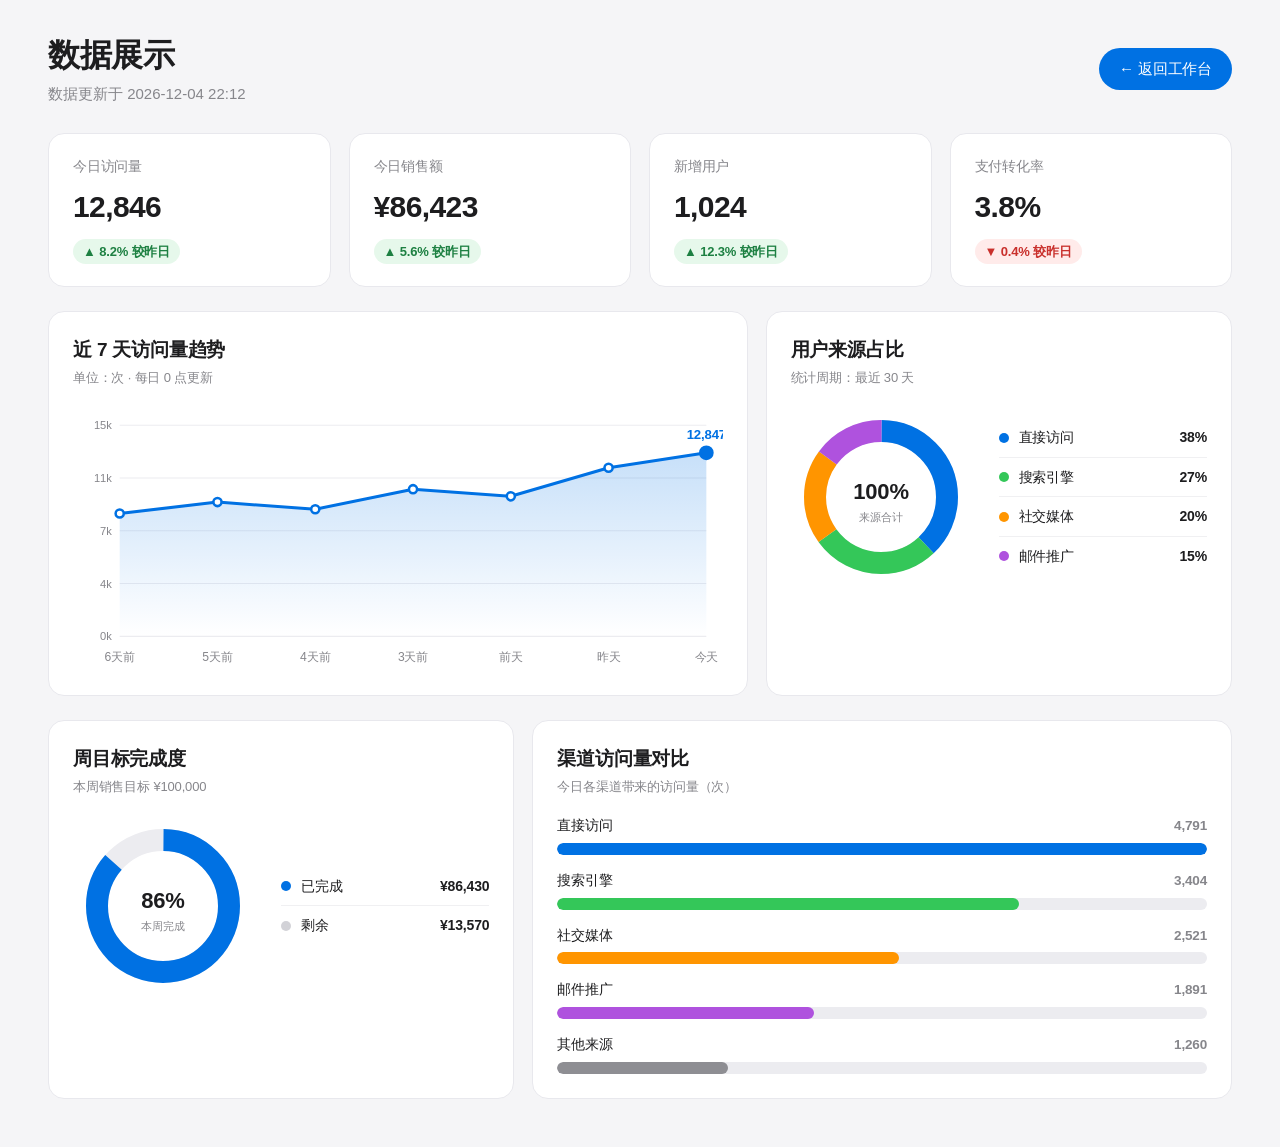
<file: data.html>
<!DOCTYPE html>
<html lang="zh-CN">
<head>
    <meta charset="UTF-8">
    <meta name="viewport" content="width=device-width, initial-scale=1.0">
    <title>数据展示</title>
    <style>
        /* ================= Apple 官网字体栈（与工作台一致） ================= */
        :root {
            --font-apple: "SF Pro Display", "SF Pro Text", -apple-system, BlinkMacSystemFont,
                          "PingFang SC", "Helvetica Neue", "Hiragino Sans GB", "Microsoft YaHei", sans-serif;
            --text-primary: #1d1d1f;
            --text-secondary: #86868b;
            --accent-blue: #0071e3;
            --bg-page: #f5f5f7;
            --card-border: #e8e8ed;
            --green: #34c759;
            --red: #ff3b30;
            --orange: #ff9500;
            --purple: #af52de;
        }

        * { margin: 0; padding: 0; box-sizing: border-box; }

        html, body {
            font-family: var(--font-apple);
            -webkit-font-smoothing: antialiased;
            -moz-osx-font-smoothing: grayscale;
        }

        body {
            background-color: var(--bg-page);
            color: var(--text-primary);
            font-size: 17px;
            line-height: 1.47;
            letter-spacing: -0.01em;
            min-height: 100vh;
            padding: 32px 48px 48px;
        }

        /* ================= 顶部导航 ================= */
        .page-header {
            display: flex;
            justify-content: space-between;
            align-items: center;
            margin-bottom: 28px;
        }

        .page-header h1 {
            font-size: 32px;
            font-weight: 700;
            letter-spacing: -0.015em;
        }

        .page-header h1 .sub {
            display: block;
            font-size: 15px;
            font-weight: 500;
            color: var(--text-secondary);
            margin-top: 4px;
            letter-spacing: 0;
        }

        .back-link {
            display: inline-flex;
            align-items: center;
            gap: 6px;
            padding: 10px 20px;
            background: var(--accent-blue);
            color: #fff;
            border-radius: 980px;        /* Apple 胶囊按钮圆角 */
            text-decoration: none;
            font-size: 15px;
            font-weight: 500;
            transition: all 0.25s ease;
        }

        .back-link:hover {
            background: #0077ed;
            transform: translateY(-1px);
            box-shadow: 0 6px 16px rgba(0, 113, 227, 0.35);
        }

        /* ================= KPI 指标卡 ================= */
        .kpi-grid {
            display: grid;
            grid-template-columns: repeat(4, 1fr);
            gap: 18px;
            margin-bottom: 24px;
        }

        .kpi-card {
            background: #fff;
            border: 1px solid var(--card-border);
            border-radius: 16px;
            padding: 22px 24px;
            animation: fadeUp 0.5s ease backwards;
        }

        .kpi-card:nth-child(1) { animation-delay: 0.05s; }
        .kpi-card:nth-child(2) { animation-delay: 0.12s; }
        .kpi-card:nth-child(3) { animation-delay: 0.19s; }
        .kpi-card:nth-child(4) { animation-delay: 0.26s; }

        .kpi-label {
            font-size: 14px;
            font-weight: 500;
            color: var(--text-secondary);
            margin-bottom: 8px;
        }

        .kpi-value {
            font-size: 30px;
            font-weight: 700;
            letter-spacing: -0.02em;
            font-variant-numeric: tabular-nums;
        }

        .kpi-delta {
            display: inline-flex;
            align-items: center;
            gap: 4px;
            margin-top: 10px;
            font-size: 13px;
            font-weight: 600;
            padding: 3px 10px;
            border-radius: 980px;
        }

        .kpi-delta.up   { color: #1d8042; background: rgba(52, 199, 89, 0.12); }
        .kpi-delta.down { color: #c9302c; background: rgba(255, 59, 48, 0.10); }

        /* ================= 图表卡片 ================= */
        .chart-grid {
            display: grid;
            grid-template-columns: 3fr 2fr;
            gap: 18px;
            margin-bottom: 24px;
        }

        .chart-grid-2 {
            display: grid;
            grid-template-columns: 2fr 3fr;
            gap: 18px;
        }

        .chart-card {
            background: #fff;
            border: 1px solid var(--card-border);
            border-radius: 16px;
            padding: 24px;
            animation: fadeUp 0.5s ease backwards;
        }

        .chart-card.trend { animation-delay: 0.33s; }
        .chart-card.donut { animation-delay: 0.40s; }
        .chart-card.channel { animation-delay: 0.47s; }

        .chart-card h2 {
            font-size: 19px;
            font-weight: 600;
            letter-spacing: -0.01em;
            margin-bottom: 4px;
        }

        .chart-card .chart-desc {
            font-size: 13px;
            color: var(--text-secondary);
            margin-bottom: 20px;
        }

        /* 折线图 */
        .line-chart svg { width: 100%; height: auto; display: block; }

        .line-path {
            fill: none;
            stroke: var(--accent-blue);
            stroke-width: 3;
            stroke-linecap: round;
            stroke-linejoin: round;
            stroke-dasharray: 1200;
            stroke-dashoffset: 1200;
            animation: drawLine 1.4s 0.5s ease forwards;
        }

        @keyframes drawLine { to { stroke-dashoffset: 0; } }

        .area-path { animation: fadeIn 1s 0.9s ease backwards; }

        .dot-point { animation: fadeIn 0.4s ease backwards; }

        /* 环形图 */
        .donut-wrap {
            display: flex;
            align-items: center;
            gap: 28px;
        }

        .donut-center-val {
            font-size: 22px;
            font-weight: 700;
            fill: var(--text-primary);
        }

        .donut-center-label {
            font-size: 11px;
            font-weight: 500;
            fill: var(--text-secondary);
        }

        .legend { flex: 1; }

        .legend-item {
            display: flex;
            align-items: center;
            justify-content: space-between;
            padding: 9px 0;
            border-bottom: 1px solid #f0f0f2;
            font-size: 14px;
        }

        .legend-item:last-child { border-bottom: none; }

        .legend-item .li-left {
            display: flex;
            align-items: center;
            gap: 10px;
        }

        .legend-dot { width: 10px; height: 10px; border-radius: 50%; }

        .legend-val { font-weight: 600; font-variant-numeric: tabular-nums; }

        /* 条形图 */
        .bar-row { margin-bottom: 16px; }

        .bar-row:last-child { margin-bottom: 0; }

        .bar-meta {
            display: flex;
            justify-content: space-between;
            font-size: 13.5px;
            margin-bottom: 7px;
        }

        .bar-meta .bar-name { font-weight: 500; }

        .bar-meta .bar-val {
            color: var(--text-secondary);
            font-weight: 600;
            font-variant-numeric: tabular-nums;
        }

        .bar-track {
            height: 12px;
            background: #ececf0;
            border-radius: 980px;
            overflow: hidden;
        }

        .bar-fill {
            height: 100%;
            border-radius: 980px;
            width: 0;
            transition: width 1s cubic-bezier(0.22, 1, 0.36, 1);
        }

        @keyframes fadeUp {
            from { opacity: 0; transform: translateY(18px); }
            to   { opacity: 1; transform: translateY(0); }
        }

        @keyframes fadeIn {
            from { opacity: 0; }
            to   { opacity: 1; }
        }

        /* 响应式 */
        @media (max-width: 1200px) {
            body { padding: 24px; }
            .kpi-grid { grid-template-columns: repeat(2, 1fr); }
            .chart-grid, .chart-grid-2 { grid-template-columns: 1fr; }
        }
    </style>
</head>
<body>

    <!-- ================= 顶部导航 ================= -->
    <header class="page-header">
        <h1>
            数据展示
            <span class="sub" id="updateTime">数据更新于 --</span>
        </h1>
        <a class="back-link" href="app.html">← 返回工作台</a>
    </header>

    <!-- ================= KPI 指标卡 ================= -->
    <div class="kpi-grid">
        <div class="kpi-card">
            <div class="kpi-label">今日访问量</div>
            <div class="kpi-value" id="kpiVisits">--</div>
            <div class="kpi-delta up">▲ 8.2% 较昨日</div>
        </div>
        <div class="kpi-card">
            <div class="kpi-label">今日销售额</div>
            <div class="kpi-value" id="kpiSales">--</div>
            <div class="kpi-delta up">▲ 5.6% 较昨日</div>
        </div>
        <div class="kpi-card">
            <div class="kpi-label">新增用户</div>
            <div class="kpi-value" id="kpiUsers">--</div>
            <div class="kpi-delta up">▲ 12.3% 较昨日</div>
        </div>
        <div class="kpi-card">
            <div class="kpi-label">支付转化率</div>
            <div class="kpi-value" id="kpiRate">--</div>
            <div class="kpi-delta down">▼ 0.4% 较昨日</div>
        </div>
    </div>

    <!-- ================= 近7天趋势 + 用户来源占比 ================= -->
    <div class="chart-grid">
        <div class="chart-card trend">
            <h2>近 7 天访问量趋势</h2>
            <div class="chart-desc">单位：次 · 每日 0 点更新</div>
            <div class="line-chart" id="trendChart"></div>
        </div>

        <div class="chart-card donut">
            <h2>用户来源占比</h2>
            <div class="chart-desc">统计周期：最近 30 天</div>
            <div class="donut-wrap">
                <svg id="donutChart" width="180" height="180" viewBox="0 0 180 180"></svg>
                <div class="legend" id="donutLegend"></div>
            </div>
        </div>
    </div>

    <!-- ================= 渠道对比 + 促销活动转化 ================= -->
    <div class="chart-grid-2">
        <div class="chart-card donut">
            <h2>周目标完成度</h2>
            <div class="chart-desc">本周销售目标 ¥100,000</div>
            <div class="donut-wrap">
                <svg id="goalChart" width="180" height="180" viewBox="0 0 180 180"></svg>
                <div class="legend">
                    <div class="legend-item">
                        <div class="li-left"><div class="legend-dot" style="background:var(--accent-blue);"></div>已完成</div>
                        <div class="legend-val" id="goalDone">--</div>
                    </div>
                    <div class="legend-item">
                        <div class="li-left"><div class="legend-dot" style="background:#d2d2d7;"></div>剩余</div>
                        <div class="legend-val" id="goalLeft">--</div>
                    </div>
                </div>
            </div>
        </div>

        <div class="chart-card channel">
            <h2>渠道访问量对比</h2>
            <div class="chart-desc">今日各渠道带来的访问量（次）</div>
            <div id="barChart"></div>
        </div>
    </div>

    <script>
        // ==========================================
        // 说明：所有图表均使用原生 SVG / DOM 绘制，
        //       不依赖任何外部图表库，离线也可正常显示。
        // ==========================================

        // ---------- 1. KPI 数字滚动动画 ----------
        function animateNumber(el, target, duration, formatter) {
            const start = performance.now();
            function tick(t) {
                const p = Math.min((t - start) / duration, 1);
                const eased = 1 - Math.pow(1 - p, 3); // easeOutCubic
                el.textContent = formatter(Math.round(target * eased));
                if (p < 1) requestAnimationFrame(tick);
            }
            requestAnimationFrame(tick);
        }

        const fmtInt = n => n.toLocaleString('zh-CN');
        const fmtMoney = n => '¥' + n.toLocaleString('zh-CN');

        animateNumber(document.getElementById('kpiVisits'), 12847, 1200, fmtInt);
        animateNumber(document.getElementById('kpiSales'), 86430, 1200, fmtMoney);
        animateNumber(document.getElementById('kpiUsers'), 1024, 1200, fmtInt);
        animateNumber(document.getElementById('kpiRate'), 38, 1200, n => (n / 10).toFixed(1) + '%');

        // 更新时间戳
        (function setUpdateTime() {
            const now = new Date();
            const pad = n => String(n).padStart(2, '0');
            document.getElementById('updateTime').textContent =
                `数据更新于 ${now.getFullYear()}-${pad(now.getMonth() + 1)}-${pad(now.getDate())} ${pad(now.getHours())}:${pad(now.getMinutes())}`;
        })();

        // ---------- 2. 近 7 天趋势折线图（SVG） ----------
        (function renderTrend() {
            const W = 640, H = 260, PAD_L = 46, PAD_R = 16, PAD_T = 18, PAD_B = 34;
            const days = ['6天前', '5天前', '4天前', '3天前', '前天', '昨天', '今天'];
            // 演示数据：近 7 天访问量（可替换为后端接口返回的真实数据）
            const values = [8600, 9400, 8900, 10300, 9800, 11800, 12847];
            const maxV = Math.max(...values) * 1.15;
            const minV = 0;

            const x = i => PAD_L + i * (W - PAD_L - PAD_R) / (values.length - 1);
            const y = v => PAD_T + (H - PAD_T - PAD_B) * (1 - (v - minV) / (maxV - minV));

            let gridLines = '';
            // 横向网格 + 纵轴刻度
            for (let g = 0; g <= 4; g++) {
                const gv = minV + (maxV - minV) * g / 4;
                const gy = y(gv);
                gridLines += `
                    <line x1="${PAD_L}" y1="${gy}" x2="${W - PAD_R}" y2="${gy}"
                          stroke="#ececf0" stroke-width="1"/>
                    <text x="${PAD_L - 8}" y="${gy + 4}" text-anchor="end"
                          font-size="11" fill="#86868b">${Math.round(gv / 1000)}k</text>`;
            }

            // 折线路径与面积路径
            let line = '', area = '';
            values.forEach((v, i) => {
                line += (i === 0 ? 'M' : 'L') + x(i).toFixed(1) + ' ' + y(v).toFixed(1) + ' ';
            });
            area = line + `L ${x(values.length - 1).toFixed(1)} ${y(minV)} L ${x(0)} ${y(minV)} Z`;

            // 数据点与数值标签
            let dots = '';
            values.forEach((v, i) => {
                const isLast = i === values.length - 1;
                dots += `
                    <circle class="dot-point" cx="${x(i)}" cy="${y(v)}" r="${isLast ? 6 : 4}"
                            fill="${isLast ? '#0071e3' : '#fff'}"
                            stroke="#0071e3" stroke-width="2.5"
                            style="animation-delay:${0.5 + i * 0.12}s"/>
                    ${isLast ? `<text x="${x(i)}" y="${y(v) - 14}" text-anchor="middle"
                                      font-size="13" font-weight="700" fill="#0071e3">${v.toLocaleString()}</text>` : ''}
                `;
            });

            // 横轴日期标签
            let xLabels = '';
            days.forEach((d, i) => {
                xLabels += `<text x="${x(i)}" y="${H - 10}" text-anchor="middle"
                                   font-size="12" fill="#86868b">${d}</text>`;
            });

            document.getElementById('trendChart').innerHTML = `
                <svg viewBox="0 0 ${W} ${H}">
                    <defs>
                        <linearGradient id="areaGrad" x1="0" y1="0" x2="0" y2="1">
                            <stop offset="0%" stop-color="#0071e3" stop-opacity="0.22"/>
                            <stop offset="100%" stop-color="#0071e3" stop-opacity="0"/>
                        </linearGradient>
                    </defs>
                    ${gridLines}
                    <path class="area-path" d="${area}" fill="url(#areaGrad)"/>
                    <path class="line-path" d="${line}"/>
                    ${dots}
                    ${xLabels}
                </svg>`;
        })();

        // ---------- 3. 环形图绘制工具 ----------
        function renderDonut(svgId, segments, centerTop, centerBottom, animateDelay) {
            const svg = document.getElementById(svgId);
            const CX = 90, CY = 90, R = 66, SW = 22;
            const C = 2 * Math.PI * R;
            let offset = C * 0.25; // 从 12 点方向开始
            let rings = '';

            // 底环
            rings += `<circle cx="${CX}" cy="${CY}" r="${R}" fill="none"
                              stroke="#ececf0" stroke-width="${SW}"/>`;

            segments.forEach((seg, i) => {
                const len = C * seg.pct;
                rings += `
                    <circle cx="${CX}" cy="${CY}" r="${R}" fill="none"
                            stroke="${seg.color}" stroke-width="${SW}"
                            stroke-dasharray="${len} ${C - len}"
                            stroke-dashoffset="${offset}"
                            stroke-linecap="butt"
                            style="animation: fadeIn .5s ${(animateDelay || 0) + i * 0.15}s ease backwards;">
                        <title>${seg.name}：${Math.round(seg.pct * 100)}%</title>
                    </circle>`;
                offset -= len;
            });

            rings += `
                <text class="donut-center-val" x="${CX}" y="${CY + 2}" text-anchor="middle">${centerTop}</text>
                <text class="donut-center-label" x="${CX}" y="${CY + 24}" text-anchor="middle">${centerBottom}</text>`;

            svg.innerHTML = rings;
        }

        // 用户来源占比
        const sourceData = [
            { name: '直接访问', pct: 0.38, color: '#0071e3' },
            { name: '搜索引擎', pct: 0.27, color: '#34c759' },
            { name: '社交媒体', pct: 0.20, color: '#ff9500' },
            { name: '邮件推广', pct: 0.15, color: '#af52de' }
        ];
        renderDonut('donutChart', sourceData, '100%', '来源合计', 0.5);

        document.getElementById('donutLegend').innerHTML = sourceData.map(s => `
            <div class="legend-item">
                <div class="li-left"><div class="legend-dot" style="background:${s.color};"></div>${s.name}</div>
                <div class="legend-val">${Math.round(s.pct * 100)}%</div>
            </div>`).join('');

        // 周目标完成度：86.4%
        const goalPct = 0.864;
        renderDonut('goalChart', [{ name: '已完成', pct: goalPct, color: '#0071e3' }],
                    Math.round(goalPct * 100) + '%', '本周完成', 0.6);
        document.getElementById('goalDone').textContent = fmtMoney(86430);
        document.getElementById('goalLeft').textContent = fmtMoney(100000 - 86430);

        // ---------- 4. 渠道访问量条形图 ----------
        (function renderBars() {
            const channels = [
                { name: '直接访问', value: 4882, color: '#0071e3' },
                { name: '搜索引擎', value: 3469, color: '#34c759' },
                { name: '社交媒体', value: 2569, color: '#ff9500' },
                { name: '邮件推广', value: 1927, color: '#af52de' },
                { name: '其他来源', value: 1284, color: '#8e8e93' }
            ];
            const maxV = Math.max(...channels.map(c => c.value));
            const wrap = document.getElementById('barChart');

            wrap.innerHTML = channels.map((c, i) => `
                <div class="bar-row">
                    <div class="bar-meta">
                        <span class="bar-name">${c.name}</span>
                        <span class="bar-val" id="barVal${i}">0</span>
                    </div>
                    <div class="bar-track">
                        <div class="bar-fill" data-value="${c.value}" data-max="${maxV}"
                             data-color="${c.color}" data-idx="${i}"
                             style="background:${c.color};"></div>
                    </div>
                </div>`).join('');

            // 延迟触发，让条形以动画方式生长
            setTimeout(() => {
                wrap.querySelectorAll('.bar-fill').forEach(fill => {
                    fill.style.width = (fill.dataset.value / fill.dataset.max * 100) + '%';
                    animateNumber(document.getElementById('barVal' + fill.dataset.idx),
                                  Number(fill.dataset.value), 1000, fmtInt);
                });
            }, 400);
        })();
    </script>
</body>
</html>
</file>
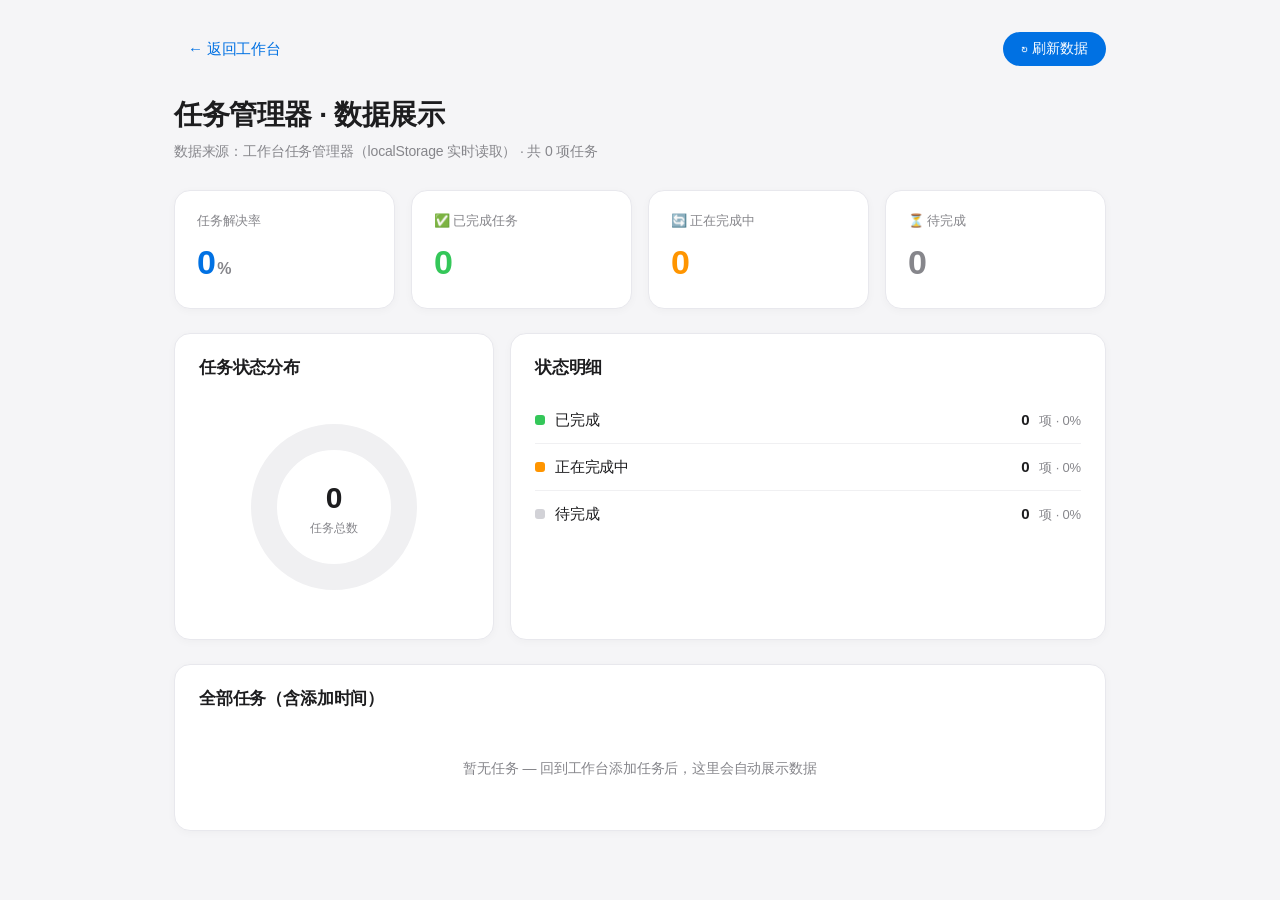
<file: processon.html>
<!DOCTYPE html>
<html lang="zh-CN">
<head>
    <meta charset="UTF-8">
    <meta name="viewport" content="width=device-width, initial-scale=1.0">
    <title>ProcessOn · 任务管理器数据</title>
    <style>
        /* Apple 官网字体栈（与工作台一致） */
        :root {
            --font-apple: "SF Pro Display", "SF Pro Text", -apple-system, BlinkMacSystemFont,
                          "PingFang SC", "Helvetica Neue", "Hiragino Sans GB", "Microsoft YaHei", sans-serif;
            --text-primary: #1d1d1f;
            --text-secondary: #86868b;
            --accent-blue: #0071e3;
            --bg-page: #f5f5f7;
            /* 状态色 */
            --c-done: #34c759;
            --c-doing: #ff9500;
            --c-pending: #d2d2d7;
        }

        * { margin: 0; padding: 0; box-sizing: border-box; }

        html, body {
            font-family: var(--font-apple);
            -webkit-font-smoothing: antialiased;
            -moz-osx-font-smoothing: grayscale;
        }

        body {
            background-color: var(--bg-page);
            color: var(--text-primary);
            font-size: 17px;
            line-height: 1.47;
            letter-spacing: -0.01em;
            min-height: 100vh;
        }

        .page {
            max-width: 980px;
            margin: 0 auto;
            padding: 32px 24px 60px;
        }

        /* 顶栏 */
        .top-bar {
            display: flex;
            justify-content: space-between;
            align-items: center;
            margin-bottom: 28px;
        }

        .back-link {
            display: inline-flex;
            align-items: center;
            gap: 6px;
            color: var(--accent-blue);
            text-decoration: none;
            font-size: 15px;
            font-weight: 500;
            padding: 6px 14px;
            border-radius: 999px;
            transition: background 0.2s;
        }

        .back-link:hover { background: #e8f1fd; }

        .refresh-btn {
            border: none;
            background: var(--accent-blue);
            color: #fff;
            font-family: inherit;
            font-size: 14px;
            font-weight: 500;
            padding: 8px 18px;
            border-radius: 999px;
            cursor: pointer;
            transition: background 0.2s;
        }

        .refresh-btn:hover { background: #0077ed; }

        h1 {
            font-size: 28px;
            font-weight: 700;
            letter-spacing: -0.015em;
            margin-bottom: 6px;
        }

        .subtitle {
            font-size: 14px;
            color: var(--text-secondary);
            margin-bottom: 28px;
        }

        /* KPI 卡片 */
        .kpi-grid {
            display: grid;
            grid-template-columns: repeat(4, 1fr);
            gap: 16px;
            margin-bottom: 24px;
        }

        .kpi-card {
            background: #fff;
            border-radius: 16px;
            padding: 20px 22px;
            border: 1px solid #e8e8ed;
            box-shadow: 0 2px 8px rgba(0, 0, 0, 0.03);
        }

        .kpi-label {
            font-size: 13px;
            font-weight: 500;
            color: var(--text-secondary);
            margin-bottom: 8px;
        }

        .kpi-value {
            font-size: 34px;
            font-weight: 700;
            letter-spacing: -0.02em;
            font-variant-numeric: tabular-nums;
        }

        .kpi-value small {
            font-size: 16px;
            font-weight: 600;
            color: var(--text-secondary);
            margin-left: 2px;
        }

        /* 状态分布：环形图 + 图例 */
        .chart-row {
            display: grid;
            grid-template-columns: 320px 1fr;
            gap: 16px;
            margin-bottom: 24px;
        }

        .panel {
            background: #fff;
            border-radius: 16px;
            padding: 22px 24px;
            border: 1px solid #e8e8ed;
            box-shadow: 0 2px 8px rgba(0, 0, 0, 0.03);
        }

        .panel-title {
            font-size: 17px;
            font-weight: 600;
            margin-bottom: 16px;
        }

        .donut-wrap {
            display: flex;
            justify-content: center;
            position: relative;
        }

        .donut-center {
            position: absolute;
            top: 50%;
            left: 50%;
            transform: translate(-50%, -50%);
            text-align: center;
        }

        .donut-center .num {
            font-size: 30px;
            font-weight: 700;
            font-variant-numeric: tabular-nums;
        }

        .donut-center .lbl {
            font-size: 12px;
            color: var(--text-secondary);
        }

        /* 图例列表 */
        .legend-item {
            display: flex;
            align-items: center;
            justify-content: space-between;
            padding: 12px 0;
            border-bottom: 1px solid #f0f0f2;
            font-size: 15px;
        }

        .legend-item:last-child { border-bottom: none; }

        .legend-left {
            display: flex;
            align-items: center;
            gap: 10px;
        }

        .legend-dot {
            width: 10px;
            height: 10px;
            border-radius: 3px;
        }

        .legend-count {
            font-weight: 700;
            font-variant-numeric: tabular-nums;
        }

        .legend-pct {
            color: var(--text-secondary);
            font-size: 13px;
            margin-left: 6px;
        }

        /* 任务明细 */
        .task-row {
            display: flex;
            align-items: center;
            gap: 12px;
            padding: 11px 0;
            border-bottom: 1px solid #f0f0f2;
            font-size: 14px;
        }

        .task-row:last-child { border-bottom: none; }

        .task-row .t-text {
            flex: 1;
            min-width: 0;
            word-break: break-all;
        }

        .task-row .t-text.completed {
            text-decoration: line-through;
            color: var(--text-secondary);
        }

        .task-row .t-time {
            font-size: 12px;
            color: var(--text-secondary);
            white-space: nowrap;
        }

        /* 钩子按钮：点击直接标记为已完成 */
        .check-btn {
            width: 26px;
            height: 26px;
            border-radius: 50%;
            border: 1.5px solid #d2d2d7;
            background: #fff;
            color: transparent;
            font-size: 14px;
            font-weight: 700;
            line-height: 1;
            cursor: pointer;
            flex-shrink: 0;
            display: flex;
            align-items: center;
            justify-content: center;
            transition: all 0.2s;
        }

        .check-btn:hover {
            border-color: var(--c-done);
            color: var(--c-done);
            transform: scale(1.08);
        }

        .check-btn.is-done {
            background: var(--c-done);
            border-color: var(--c-done);
            color: #fff;
        }

        .status-badge {
            border-radius: 999px;
            font-size: 12px;
            font-weight: 600;
            padding: 3px 10px;
            white-space: nowrap;
        }

        .empty-tip {
            color: var(--text-secondary);
            font-size: 14px;
            text-align: center;
            padding: 30px 0;
        }

        /* 环形图分段入场动画 */
        .donut-seg {
            transition: stroke-dasharray 0.8s ease, stroke-dashoffset 0.8s ease;
        }

        ::-webkit-scrollbar { width: 6px; height: 6px; }
        ::-webkit-scrollbar-thumb { background: #d2d2d7; border-radius: 3px; }
        ::-webkit-scrollbar-track { background: transparent; }

        @media (max-width: 860px) {
            .kpi-grid { grid-template-columns: repeat(2, 1fr); }
            .chart-row { grid-template-columns: 1fr; }
        }
    </style>
</head>
<body>
    <div class="page">
        <div class="top-bar">
            <a class="back-link" href="app.html">← 返回工作台</a>
            <button class="refresh-btn" id="refreshBtn">↻ 刷新数据</button>
        </div>

        <h1>任务管理器 · 数据展示</h1>
        <div class="subtitle" id="subtitle">数据来源：工作台任务管理器（localStorage 实时读取）</div>

        <!-- KPI 指标 -->
        <div class="kpi-grid">
            <div class="kpi-card">
                <div class="kpi-label">任务解决率</div>
                <div class="kpi-value" id="kpiRate" style="color: var(--accent-blue);">--<small>%</small></div>
            </div>
            <div class="kpi-card">
                <div class="kpi-label">✅ 已完成任务</div>
                <div class="kpi-value" id="kpiDone" style="color: var(--c-done);">--</div>
            </div>
            <div class="kpi-card">
                <div class="kpi-label">🔄 正在完成中</div>
                <div class="kpi-value" id="kpiDoing" style="color: var(--c-doing);">--</div>
            </div>
            <div class="kpi-card">
                <div class="kpi-label">⏳ 待完成</div>
                <div class="kpi-value" id="kpiPending" style="color: #86868b;">--</div>
            </div>
        </div>

        <!-- 状态分布环形图 + 图例 -->
        <div class="chart-row">
            <div class="panel">
                <div class="panel-title">任务状态分布</div>
                <div class="donut-wrap">
                    <svg id="donutSvg" width="220" height="220" viewBox="0 0 220 220">
                        <!-- 底环 -->
                        <circle cx="110" cy="110" r="70" fill="none" stroke="#f0f0f2" stroke-width="26"></circle>
                        <g id="donutSegs"></g>
                    </svg>
                    <div class="donut-center">
                        <div class="num" id="donutTotal">0</div>
                        <div class="lbl">任务总数</div>
                    </div>
                </div>
            </div>
            <div class="panel">
                <div class="panel-title">状态明细</div>
                <div id="legendList"></div>
            </div>
        </div>

        <!-- 全部任务明细 -->
        <div class="panel">
            <div class="panel-title">全部任务（含添加时间）</div>
            <div id="taskDetailList"></div>
        </div>
    </div>

    <script>
        const STATUS_META = {
            pending: { label: '待完成', color: getComputedStyle(document.documentElement).getPropertyValue('--c-pending').trim(), badge: { color: '#86868b', bg: '#f0f0f2' } },
            doing:   { label: '正在完成中', color: getComputedStyle(document.documentElement).getPropertyValue('--c-doing').trim(), badge: { color: '#c93400', bg: '#ffece4' } },
            done:    { label: '已完成', color: getComputedStyle(document.documentElement).getPropertyValue('--c-done').trim(), badge: { color: '#1d7a3e', bg: '#e6f6ea' } }
        };
        const STATUS_ORDER = ['done', 'doing', 'pending'];

        /** 读取并规范化工作台任务数据 */
        function loadTasks() {
            const raw = JSON.parse(localStorage.getItem('wb_tasks')) || [];
            return raw.map(t => ({
                id: t.id,
                text: t.text,
                status: t.status || (t.completed ? 'done' : 'pending'),
                createdAt: t.createdAt || null
            }));
        }

        function fmtTime(iso) {
            if (!iso) return '未记录';
            const d = new Date(iso);
            const pad = n => String(n).padStart(2, '0');
            return `${d.getFullYear()}-${pad(d.getMonth() + 1)}-${pad(d.getDate())} ${pad(d.getHours())}:${pad(d.getMinutes())}`;
        }

        function render() {
            const tasks = loadTasks();
            const total = tasks.length;
            const counts = { done: 0, doing: 0, pending: 0 };
            tasks.forEach(t => { counts[t.status] = (counts[t.status] || 0) + 1; });

            // KPI
            const rate = total > 0 ? Math.round(counts.done / total * 100) : 0;
            document.getElementById('kpiRate').innerHTML = rate + '<small>%</small>';
            document.getElementById('kpiDone').textContent = counts.done;
            document.getElementById('kpiDoing').textContent = counts.doing;
            document.getElementById('kpiPending').textContent = counts.pending;
            document.getElementById('subtitle').textContent =
                `数据来源：工作台任务管理器（localStorage 实时读取） · 共 ${total} 项任务`;

            // 环形图分段
            const R = 70, C = 2 * Math.PI * R;
            const segsGroup = document.getElementById('donutSegs');
            segsGroup.innerHTML = '';
            let offset = 0;
            STATUS_ORDER.forEach(key => {
                const count = counts[key];
                if (count === 0) return;
                const len = count / total * C;
                const circle = document.createElementNS('http://www.w3.org/2000/svg', 'circle');
                circle.setAttribute('cx', 110);
                circle.setAttribute('cy', 110);
                circle.setAttribute('r', R);
                circle.setAttribute('fill', 'none');
                circle.setAttribute('stroke', STATUS_META[key].color);
                circle.setAttribute('stroke-width', 26);
                circle.setAttribute('class', 'donut-seg');
                // 从 0 动画生长到目标长度
                circle.setAttribute('stroke-dasharray', `0 ${C}`);
                circle.setAttribute('stroke-dashoffset', -offset);
                segsGroup.appendChild(circle);
                requestAnimationFrame(() => requestAnimationFrame(() => {
                    circle.setAttribute('stroke-dasharray', `${len} ${C - len}`);
                }));
                offset += len;
            });
            document.getElementById('donutTotal').textContent = total;

            // 图例
            const legend = document.getElementById('legendList');
            legend.innerHTML = '';
            STATUS_ORDER.forEach(key => {
                const count = counts[key];
                const pct = total > 0 ? Math.round(count / total * 100) : 0;
                const row = document.createElement('div');
                row.className = 'legend-item';
                row.innerHTML = `
                    <div class="legend-left">
                        <div class="legend-dot" style="background:${STATUS_META[key].color};"></div>
                        <span>${STATUS_META[key].label}</span>
                    </div>
                    <div>
                        <span class="legend-count">${count}</span>
                        <span class="legend-pct">项 · ${pct}%</span>
                    </div>
                `;
                legend.appendChild(row);
            });

            // 任务明细
            const detail = document.getElementById('taskDetailList');
            detail.innerHTML = '';
            if (tasks.length === 0) {
                detail.innerHTML = '<div class="empty-tip">暂无任务 — 回到工作台添加任务后，这里会自动展示数据</div>';
                return;
            }
            [...tasks].reverse().forEach(t => {
                const meta = STATUS_META[t.status] || STATUS_META.pending;
                const row = document.createElement('div');
                row.className = 'task-row';
                row.innerHTML = `
                    <span class="status-badge" style="color:${meta.badge.color}; background:${meta.badge.bg};">${meta.label}</span>
                    <span class="t-text ${t.status === 'done' ? 'completed' : ''}">${t.text}</span>
                    <button class="check-btn ${t.status === 'done' ? 'is-done' : ''}" data-id="${t.id}"
                            title="${t.status === 'done' ? '已完成' : '点击标记为已完成'}">✓</button>
                    <span class="t-time">🕐 ${fmtTime(t.createdAt)}</span>
                `;
                detail.appendChild(row);
            });
        }

        // 钩子按钮点击：将该任务标记为已完成（写回 localStorage，与工作台共享）
        document.getElementById('taskDetailList').addEventListener('click', (e) => {
            const btn = e.target.closest('.check-btn');
            if (!btn) return;
            const id = Number(btn.getAttribute('data-id'));
            const tasks = loadTasks();
            const task = tasks.find(t => t.id === id);
            if (!task) return;
            task.status = 'done';
            task.completed = true;
            localStorage.setItem('wb_tasks', JSON.stringify(tasks));
            render();
        });

        document.getElementById('refreshBtn').addEventListener('click', render);
        // 其他标签页修改任务时自动同步
        window.addEventListener('storage', render);
        render();
    </script>
</body>
</html>
</file>
<file: style.css>
/* ============================================================
   登录页面样式 —— 左右分栏设计（参考目标效果图）
   左侧：蓝色弧形面板（品牌区 + Sign up + 插画）
   右侧：白色登录区（Sign in 表单 + 社交平台登录）
   ============================================================ */

/* ============ 全局重置 ============ */
* {
    margin: 0;
    padding: 0;
    box-sizing: border-box;
}

:root {
    --brand-blue: #3f96f7;
    --brand-blue-deep: #2f7ef7;
    --brand-blue-dark: #1f6ae0;
    --text-dark: #2b2f36;
    --text-gray: #9aa0a8;
    --input-bg: #ececec;
}

html, body {
    height: 100%;
}

body {
    font-family: 'Segoe UI', 'PingFang SC', 'Microsoft YaHei', Roboto, 'Helvetica Neue', sans-serif;
    background: #ffffff;
    min-height: 100vh;
    overflow-x: hidden;
}

/* ============ 页面整体布局 ============ */
.login-page {
    display: flex;
    min-height: 100vh;
    width: 100%;
    animation: pageFadeIn 0.6s ease-out;
}

@keyframes pageFadeIn {
    from { opacity: 0; }
    to   { opacity: 1; }
}

/* ============ 左侧蓝色弧形面板 ============ */
.panel-left {
    position: relative;
    flex: 0 0 52%;
    background: linear-gradient(160deg, #4da2ff 0%, var(--brand-blue) 45%, var(--brand-blue-deep) 100%);
    /* 右侧大弧形边缘 */
    border-radius: 0 48% 46% 0 / 0 52% 50% 0;
    color: #fff;
    display: flex;
    flex-direction: column;
    align-items: center;
    padding: 48px 56px 40px;
    overflow: hidden;
    animation: panelSlideLeft 0.7s ease-out;
}

@keyframes panelSlideLeft {
    from { opacity: 0; transform: translateX(-60px); }
    to   { opacity: 1; transform: translateX(0); }
}

/* 面板内淡淡的装饰气泡 */
.panel-left::before,
.panel-left::after {
    content: '';
    position: absolute;
    border-radius: 50%;
    background: rgba(255, 255, 255, 0.08);
    pointer-events: none;
}

.panel-left::before {
    width: 340px;
    height: 340px;
    top: -120px;
    left: -100px;
}

.panel-left::after {
    width: 220px;
    height: 220px;
    bottom: 60px;
    left: -80px;
}

/* 品牌标题 */
.brand-title {
    align-self: flex-start;
    font-size: 22px;
    font-weight: 800;
    letter-spacing: 1px;
    margin-bottom: 34px;
    text-shadow: 0 2px 8px rgba(0, 60, 140, 0.2);
}

.brand-title .accent {
    font-style: italic;
    font-weight: 500;
    opacity: 0.9;
    margin-left: 6px;
}

/* New here ? 区域 */
.panel-slogan {
    text-align: center;
    margin-top: 8px;
    position: relative;
    z-index: 2;
}

.panel-slogan h3 {
    font-size: 30px;
    font-weight: 700;
    margin-bottom: 14px;
}

.panel-slogan p {
    font-size: 15px;
    line-height: 1.7;
    opacity: 0.92;
    max-width: 380px;
    margin: 0 auto;
}

/* SIGN UP 按钮（描边胶囊样式） */
.signup-btn {
    margin-top: 24px;
    padding: 10px 40px;
    background: transparent;
    color: #fff;
    border: 2px solid rgba(255, 255, 255, 0.9);
    border-radius: 30px;
    font-size: 14px;
    font-weight: 600;
    letter-spacing: 2px;
    cursor: pointer;
    transition: all 0.3s ease;
    position: relative;
    z-index: 2;
}

.signup-btn:hover {
    background: #fff;
    color: var(--brand-blue);
    transform: translateY(-2px);
    box-shadow: 0 10px 24px rgba(15, 70, 150, 0.28);
}

.signup-btn:active {
    transform: translateY(0);
}

/* 左侧插画区域 */
.panel-illustration {
    flex: 1;
    display: flex;
    justify-content: center;
    align-items: flex-end;
    width: 100%;
    position: relative;
    z-index: 2;
    margin-top: 16px;
}

.panel-illustration svg {
    width: min(380px, 82%);
    height: auto;
    filter: drop-shadow(0 16px 28px rgba(10, 60, 130, 0.25));
    animation: floatRocket 4s ease-in-out infinite;
}

/* 火箭轻轻上下漂浮的动画 */
@keyframes floatRocket {
    0%, 100% { transform: translateY(0); }
    50%      { transform: translateY(-12px); }
}

/* ============ 右侧登录区 ============ */
.panel-right {
    flex: 1;
    display: flex;
    flex-direction: column;
    justify-content: center;
    align-items: center;
    padding: 48px 40px;
    background: #fff;
    animation: panelSlideRight 0.7s ease-out;
}

@keyframes panelSlideRight {
    from { opacity: 0; transform: translateX(60px); }
    to   { opacity: 1; transform: translateX(0); }
}

.login-box {
    width: 100%;
    max-width: 400px;
}

/* Sign in 标题 */
.login-box h2 {
    text-align: center;
    color: var(--text-dark);
    font-size: 40px;
    font-weight: 800;
    margin-bottom: 40px;
    letter-spacing: 0.5px;
}

/* ============ 表单组（胶囊输入框） ============ */
.input-group {
    position: relative;
    margin-bottom: 22px;
}

.input-group .input-icon {
    position: absolute;
    left: 20px;
    top: 50%;
    transform: translateY(-50%);
    width: 18px;
    height: 18px;
    fill: #b9bfc7;
    pointer-events: none;
    transition: fill 0.3s ease;
}

.input-group input {
    width: 100%;
    padding: 15px 46px 15px 50px;
    border: 2px solid transparent;
    border-radius: 30px;
    font-size: 15px;
    color: var(--text-dark);
    background: var(--input-bg);
    transition: all 0.3s ease;
    outline: none;
}

.input-group input:focus {
    border-color: var(--brand-blue);
    background: #fff;
    box-shadow: 0 0 0 5px rgba(63, 150, 247, 0.15);
}

.input-group input:focus ~ .input-icon,
.input-group input:focus + .input-icon {
    fill: var(--brand-blue);
}

.input-group input::placeholder {
    color: #b3b9c1;
    font-size: 14px;
}

/* 密码显隐切换按钮 */
.toggle-pwd {
    position: absolute;
    right: 18px;
    top: 50%;
    transform: translateY(-50%);
    cursor: pointer;
    font-size: 18px;
    user-select: none;
    opacity: 0.55;
    transition: all 0.2s ease;
    background: none;
    border: none;
    padding: 0;
    line-height: 1;
}

.toggle-pwd:hover {
    opacity: 1;
    transform: translateY(-50%) scale(1.12);
}

/* ============ 记住我 / 忘记密码 ============ */
.remember-group {
    display: flex;
    justify-content: space-between;
    align-items: center;
    margin: 4px 6px 18px;
    padding: 0 2px;
}

.remember-label {
    display: flex;
    align-items: center;
    cursor: pointer;
    font-size: 13px;
    color: #8a9099;
    user-select: none;
    transition: color 0.2s ease;
}

.remember-label:hover {
    color: var(--text-dark);
}

.remember-checkbox {
    width: 16px;
    height: 16px;
    margin-right: 7px;
    cursor: pointer;
    accent-color: var(--brand-blue);
    transition: transform 0.2s ease;
}

.remember-checkbox:hover {
    transform: scale(1.12);
}

.remember-text {
    font-weight: 500;
}

.forgot-link {
    color: #8a9099;
    text-decoration: none;
    font-size: 13px;
    font-weight: 500;
    transition: color 0.2s ease;
}

.forgot-link:hover {
    color: var(--brand-blue);
}

/* ============ LOGIN 按钮 ============ */
.login-btn {
    display: block;
    width: 210px;
    margin: 14px auto 0;
    padding: 13px;
    background: linear-gradient(135deg, #5aa5ff 0%, var(--brand-blue) 55%, var(--brand-blue-deep) 100%);
    color: #fff;
    border: none;
    border-radius: 30px;
    font-size: 15px;
    font-weight: 700;
    letter-spacing: 2.5px;
    cursor: pointer;
    transition: all 0.3s ease;
    position: relative;
    overflow: hidden;
}

.login-btn:hover {
    transform: translateY(-2px);
    box-shadow: 0 12px 28px rgba(63, 150, 247, 0.42);
}

.login-btn:active {
    transform: translateY(0);
}

.login-btn:disabled {
    opacity: 0.7;
    cursor: not-allowed;
    transform: none !important;
}

/* ============ 社交平台登录 ============ */
.social-section {
    text-align: center;
    margin-top: 30px;
}

.social-section .social-text {
    font-size: 14px;
    color: var(--text-dark);
    font-weight: 600;
    margin-bottom: 18px;
}

.social-icons {
    display: flex;
    justify-content: center;
    gap: 20px;
}

.social-icons a {
    width: 42px;
    height: 42px;
    border: 1.6px solid #c9cdd3;
    border-radius: 50%;
    display: flex;
    justify-content: center;
    align-items: center;
    color: #444;
    transition: all 0.3s ease;
    text-decoration: none;
}

.social-icons a svg {
    width: 17px;
    height: 17px;
    fill: currentColor;
    transition: fill 0.3s ease;
}

.social-icons a:hover {
    background: var(--brand-blue);
    border-color: var(--brand-blue);
    color: #fff;
    transform: translateY(-4px);
    box-shadow: 0 8px 18px rgba(63, 150, 247, 0.35);
}

/* ============ 消息提示 ============ */
#loginMessage {
    margin-top: 16px;
    text-align: center;
    font-size: 13.5px;
    min-height: 22px;
    transition: all 0.3s ease;
    font-weight: 500;
}

#loginMessage.success { color: #28a745; }
#loginMessage.error   { color: #dc3545; }
#loginMessage.info    { color: var(--brand-blue); }

/* ============ 弹窗样式（保留原有交互） ============ */
.dialog-overlay {
    position: fixed;
    inset: 0;
    background: rgba(0, 0, 0, 0.55);
    backdrop-filter: blur(4px);
    display: flex;
    justify-content: center;
    align-items: center;
    z-index: 9999;
    opacity: 0;
    transition: opacity 0.35s ease;
}

.dialog-overlay.dialog-show { opacity: 1; }
.dialog-overlay.dialog-hide { opacity: 0; }

.dialog-content {
    background: #ffffff;
    border-radius: 16px;
    padding: 35px 40px 30px;
    min-width: 320px;
    max-width: 420px;
    text-align: center;
    position: relative;
    box-shadow: 0 25px 70px rgba(0, 0, 0, 0.4);
    transform: scale(0.85) translateY(20px);
    transition: all 0.35s cubic-bezier(0.34, 1.56, 0.64, 1);
}

.dialog-overlay.dialog-show .dialog-content { transform: scale(1) translateY(0); }
.dialog-overlay.dialog-hide .dialog-content { transform: scale(0.85) translateY(20px); }

.dialog-close {
    position: absolute;
    top: 12px;
    right: 18px;
    font-size: 30px;
    cursor: pointer;
    color: #bbb;
    transition: all 0.2s ease;
    line-height: 1;
    background: none;
    border: none;
    padding: 0;
}

.dialog-close:hover {
    color: #333;
    transform: rotate(90deg);
}

.dialog-icon {
    font-size: 56px;
    margin-bottom: 12px;
}

.dialog-text {
    font-size: 16px;
    color: #333;
    margin: 10px 0 25px;
    line-height: 1.7;
    font-weight: 500;
}

.dialog-btn {
    background: linear-gradient(135deg, #5aa5ff 0%, var(--brand-blue) 55%, var(--brand-blue-deep) 100%);
    color: #fff;
    border: none;
    padding: 12px 45px;
    border-radius: 26px;
    font-size: 16px;
    font-weight: 600;
    cursor: pointer;
    transition: all 0.3s ease;
    letter-spacing: 0.5px;
}

.dialog-btn:hover {
    transform: translateY(-2px);
    box-shadow: 0 8px 25px rgba(63, 150, 247, 0.4);
}

/* ============ 按钮加载 / 成功状态 ============ */
.login-btn.loading {
    background: linear-gradient(135deg, #8db9f5 0%, #7ea9ec 100%);
    cursor: wait;
}

.login-btn.success {
    background: linear-gradient(135deg, #28a745 0%, #20c997 100%) !important;
}

/* ============ 输入框自动填充样式 ============ */
.input-group input:-webkit-autofill {
    -webkit-box-shadow: 0 0 0 30px var(--input-bg) inset !important;
    -webkit-text-fill-color: var(--text-dark) !important;
    border-radius: 30px;
}

.input-group input:-webkit-autofill:focus {
    -webkit-box-shadow: 0 0 0 30px #fff inset !important;
}

/* ============ 滚动条美化 ============ */
::-webkit-scrollbar { width: 6px; }

::-webkit-scrollbar-track {
    background: rgba(0, 0, 0, 0.05);
    border-radius: 3px;
}

::-webkit-scrollbar-thumb {
    background: linear-gradient(135deg, #5aa5ff, var(--brand-blue-deep));
    border-radius: 3px;
}

/* ============ 响应式设计 ============ */
@media (max-width: 900px) {
    .login-page {
        flex-direction: column;
    }

    .panel-left {
        flex: 0 0 auto;
        width: 130%;
        margin-left: -15%;
        border-radius: 0 0 50% 46% / 0 0 26% 24%;
        padding: 36px 32px 28px;
        min-height: 300px;
    }

    .brand-title { margin-bottom: 18px; }
    .panel-slogan h3 { font-size: 24px; }
    .panel-slogan p { font-size: 14px; }
    .panel-illustration svg { width: min(280px, 70%); }

    .panel-right {
        padding: 36px 24px 48px;
    }

    .login-box h2 { font-size: 32px; margin-bottom: 30px; }
}

@media (max-width: 480px) {
    .panel-left {
        width: 150%;
        margin-left: -25%;
        padding: 28px 22px 22px;
        min-height: 260px;
    }

    .brand-title { font-size: 18px; }
    .panel-slogan h3 { font-size: 21px; }

    .login-btn { width: 100%; }

    .dialog-content {
        min-width: auto;
        width: 90%;
        padding: 28px 20px 25px;
    }

    .remember-group {
        flex-direction: column;
        align-items: flex-start;
        gap: 8px;
        margin: 5px 0 15px;
    }
}
</file>
